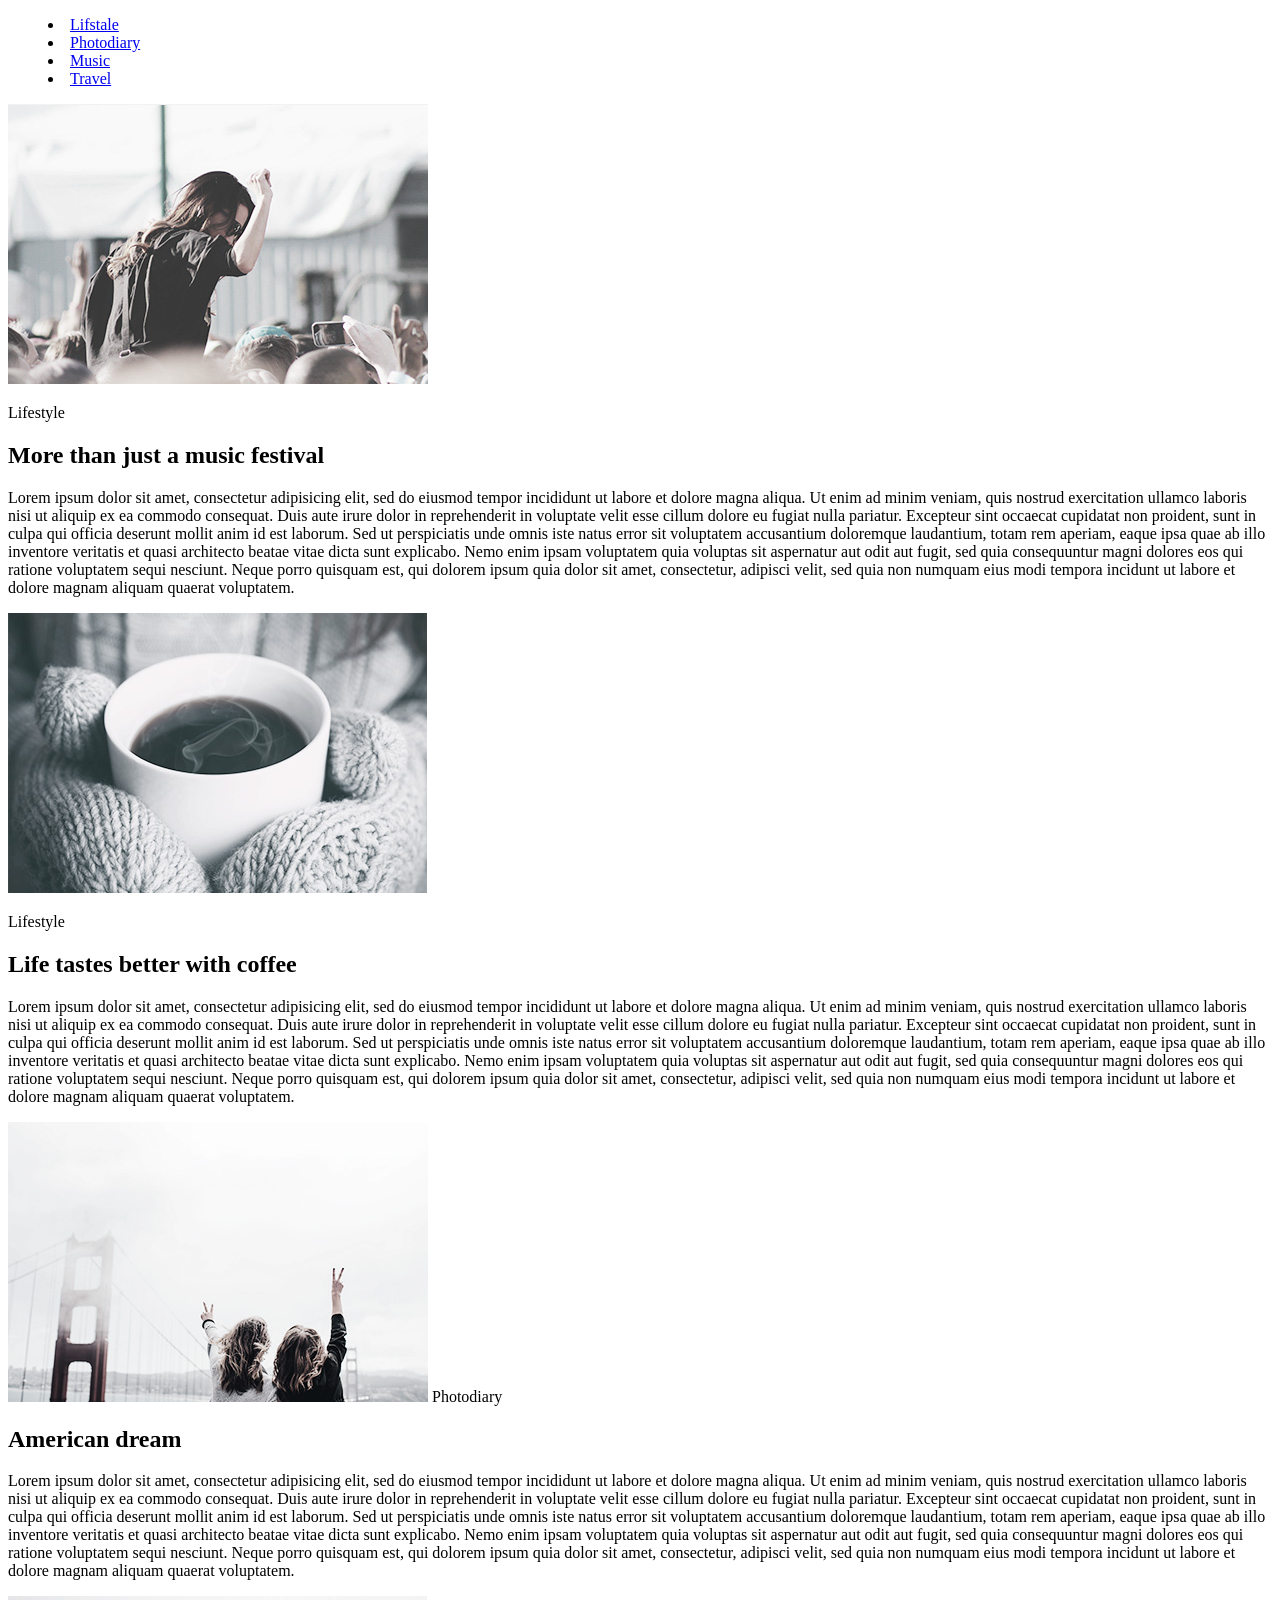
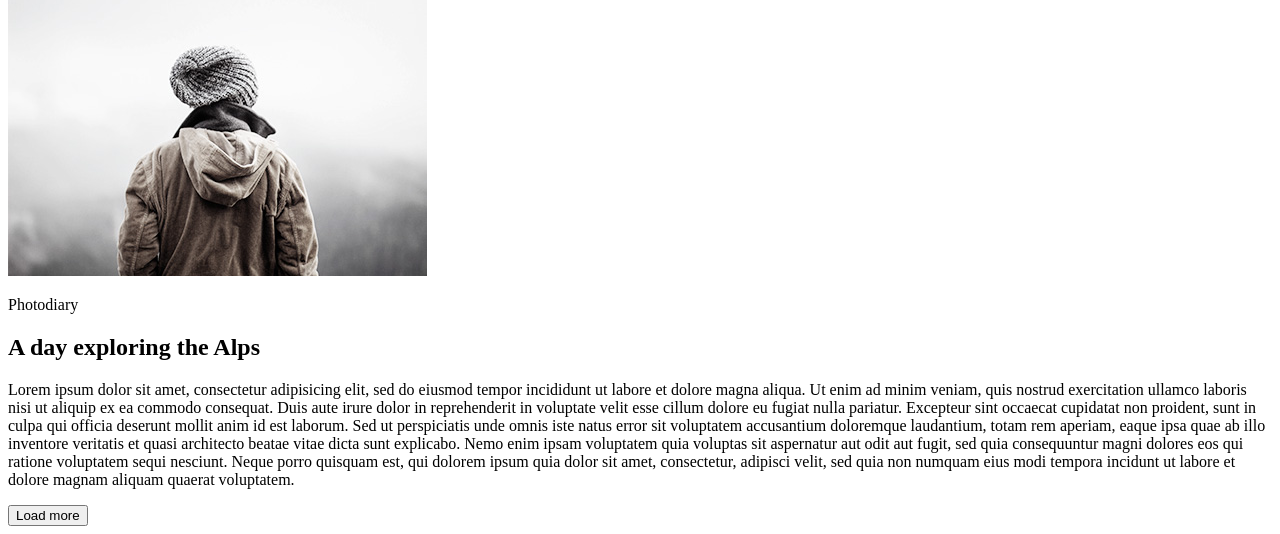
<file: Module_1-2/index.html>
<!DOCTYPE html>
<html lang="en">
<head>
    <meta charset="UTF-8">
    <meta name="viewport" content="width=device-width, initial-scale=1.0">
    <meta http-equiv="X-UA-Compatible" content="ie=edge">
    <title>Document</title>
</head>
<body>
    <header>
        <nav id="top_menu">
            <menu>
                <li>
                    <a href="#">Lifstale</a>
                </li>
                <li>
                   <a href="#">Photodiary</a> 
                </li>
                <li>
                    <a href="#">Music</a>
                </li>
                <li>
                    <a href="#">Travel</a>    
                </li>
            </menu>
        </nav>
    </header>
    <main>
        <section>
            <artecle>
                <img src="./img/image_1.jpg" alt="Lifestyle">
                <p><span>Lifestyle</span></p>
                <h2>More than just a music festival</h2>
                <p>Lorem ipsum dolor sit amet, consectetur adipisicing elit, sed do eiusmod tempor incididunt ut labore et dolore magna aliqua. Ut enim ad minim veniam, quis nostrud exercitation ullamco laboris nisi ut aliquip ex ea commodo consequat. Duis aute irure dolor in reprehenderit in voluptate velit esse cillum dolore eu fugiat nulla pariatur. Excepteur sint occaecat cupidatat non proident, sunt in culpa qui officia deserunt mollit anim id est laborum. Sed ut perspiciatis unde omnis iste natus error sit voluptatem accusantium doloremque laudantium, totam rem aperiam, eaque ipsa quae ab illo inventore veritatis et quasi architecto beatae vitae dicta sunt explicabo. Nemo enim ipsam voluptatem quia voluptas sit aspernatur aut odit aut fugit, sed quia consequuntur magni dolores eos qui ratione voluptatem sequi nesciunt. Neque porro quisquam est, qui dolorem ipsum quia dolor sit amet, consectetur, adipisci velit, sed quia non numquam eius modi tempora incidunt ut labore et dolore magnam aliquam quaerat voluptatem.</p>
            </artecle>
            <artecle>
                <img src="./img/image_2.jpg" alt="Lifestyle">
                <p><span>Lifestyle</span></p>
                <h2>Life tastes better with coffee</h2>
                <p>Lorem ipsum dolor sit amet, consectetur adipisicing elit, sed do eiusmod tempor incididunt ut labore et dolore magna aliqua. Ut enim ad minim veniam, quis nostrud exercitation ullamco laboris nisi ut aliquip ex ea commodo consequat. Duis aute irure dolor in reprehenderit in voluptate velit esse cillum dolore eu fugiat nulla pariatur. Excepteur sint occaecat cupidatat non proident, sunt in culpa qui officia deserunt mollit anim id est laborum. Sed ut perspiciatis unde omnis iste natus error sit voluptatem accusantium doloremque laudantium, totam rem aperiam, eaque ipsa quae ab illo inventore veritatis et quasi architecto beatae vitae dicta sunt explicabo. Nemo enim ipsam voluptatem quia voluptas sit aspernatur aut odit aut fugit, sed quia consequuntur magni dolores eos qui ratione voluptatem sequi nesciunt. Neque porro quisquam est, qui dolorem ipsum quia dolor sit amet, consectetur, adipisci velit, sed quia non numquam eius modi tempora incidunt ut labore et dolore magnam aliquam quaerat voluptatem.</p>
            </artecle>
            <artecle>
                <img src="./img/image_3.jpg" alt="Photodiary">
                <p2><span>Photodiary</span></p>
                <h2>American dream</h2>
                <p>Lorem ipsum dolor sit amet, consectetur adipisicing elit, sed do eiusmod tempor incididunt ut labore et dolore magna aliqua. Ut enim ad minim veniam, quis nostrud exercitation ullamco laboris nisi ut aliquip ex ea commodo consequat. Duis aute irure dolor in reprehenderit in voluptate velit esse cillum dolore eu fugiat nulla pariatur. Excepteur sint occaecat cupidatat non proident, sunt in culpa qui officia deserunt mollit anim id est laborum. Sed ut perspiciatis unde omnis iste natus error sit voluptatem accusantium doloremque laudantium, totam rem aperiam, eaque ipsa quae ab illo inventore veritatis et quasi architecto beatae vitae dicta sunt explicabo. Nemo enim ipsam voluptatem quia voluptas sit aspernatur aut odit aut fugit, sed quia consequuntur magni dolores eos qui ratione voluptatem sequi nesciunt. Neque porro quisquam est, qui dolorem ipsum quia dolor sit amet, consectetur, adipisci velit, sed quia non numquam eius modi tempora incidunt ut labore et dolore magnam aliquam quaerat voluptatem.</p>
            </artecle>
            <artecle>
                <img src="./img/image_4.jpg" alt="Photodiary">
                <p><span>Photodiary</span></p>
                <h2>A day exploring the Alps</h2>
                <p>Lorem ipsum dolor sit amet, consectetur adipisicing elit, sed do eiusmod tempor incididunt ut labore et dolore magna aliqua. Ut enim ad minim veniam, quis nostrud exercitation ullamco laboris nisi ut aliquip ex ea commodo consequat. Duis aute irure dolor in reprehenderit in voluptate velit esse cillum dolore eu fugiat nulla pariatur. Excepteur sint occaecat cupidatat non proident, sunt in culpa qui officia deserunt mollit anim id est laborum. Sed ut perspiciatis unde omnis iste natus error sit voluptatem accusantium doloremque laudantium, totam rem aperiam, eaque ipsa quae ab illo inventore veritatis et quasi architecto beatae vitae dicta sunt explicabo. Nemo enim ipsam voluptatem quia voluptas sit aspernatur aut odit aut fugit, sed quia consequuntur magni dolores eos qui ratione voluptatem sequi nesciunt. Neque porro quisquam est, qui dolorem ipsum quia dolor sit amet, consectetur, adipisci velit, sed quia non numquam eius modi tempora incidunt ut labore et dolore magnam aliquam quaerat voluptatem.</p>
            </artecle>
            <button>Load more</button>
        </section>
    </main>
</body>
</html>
</file>
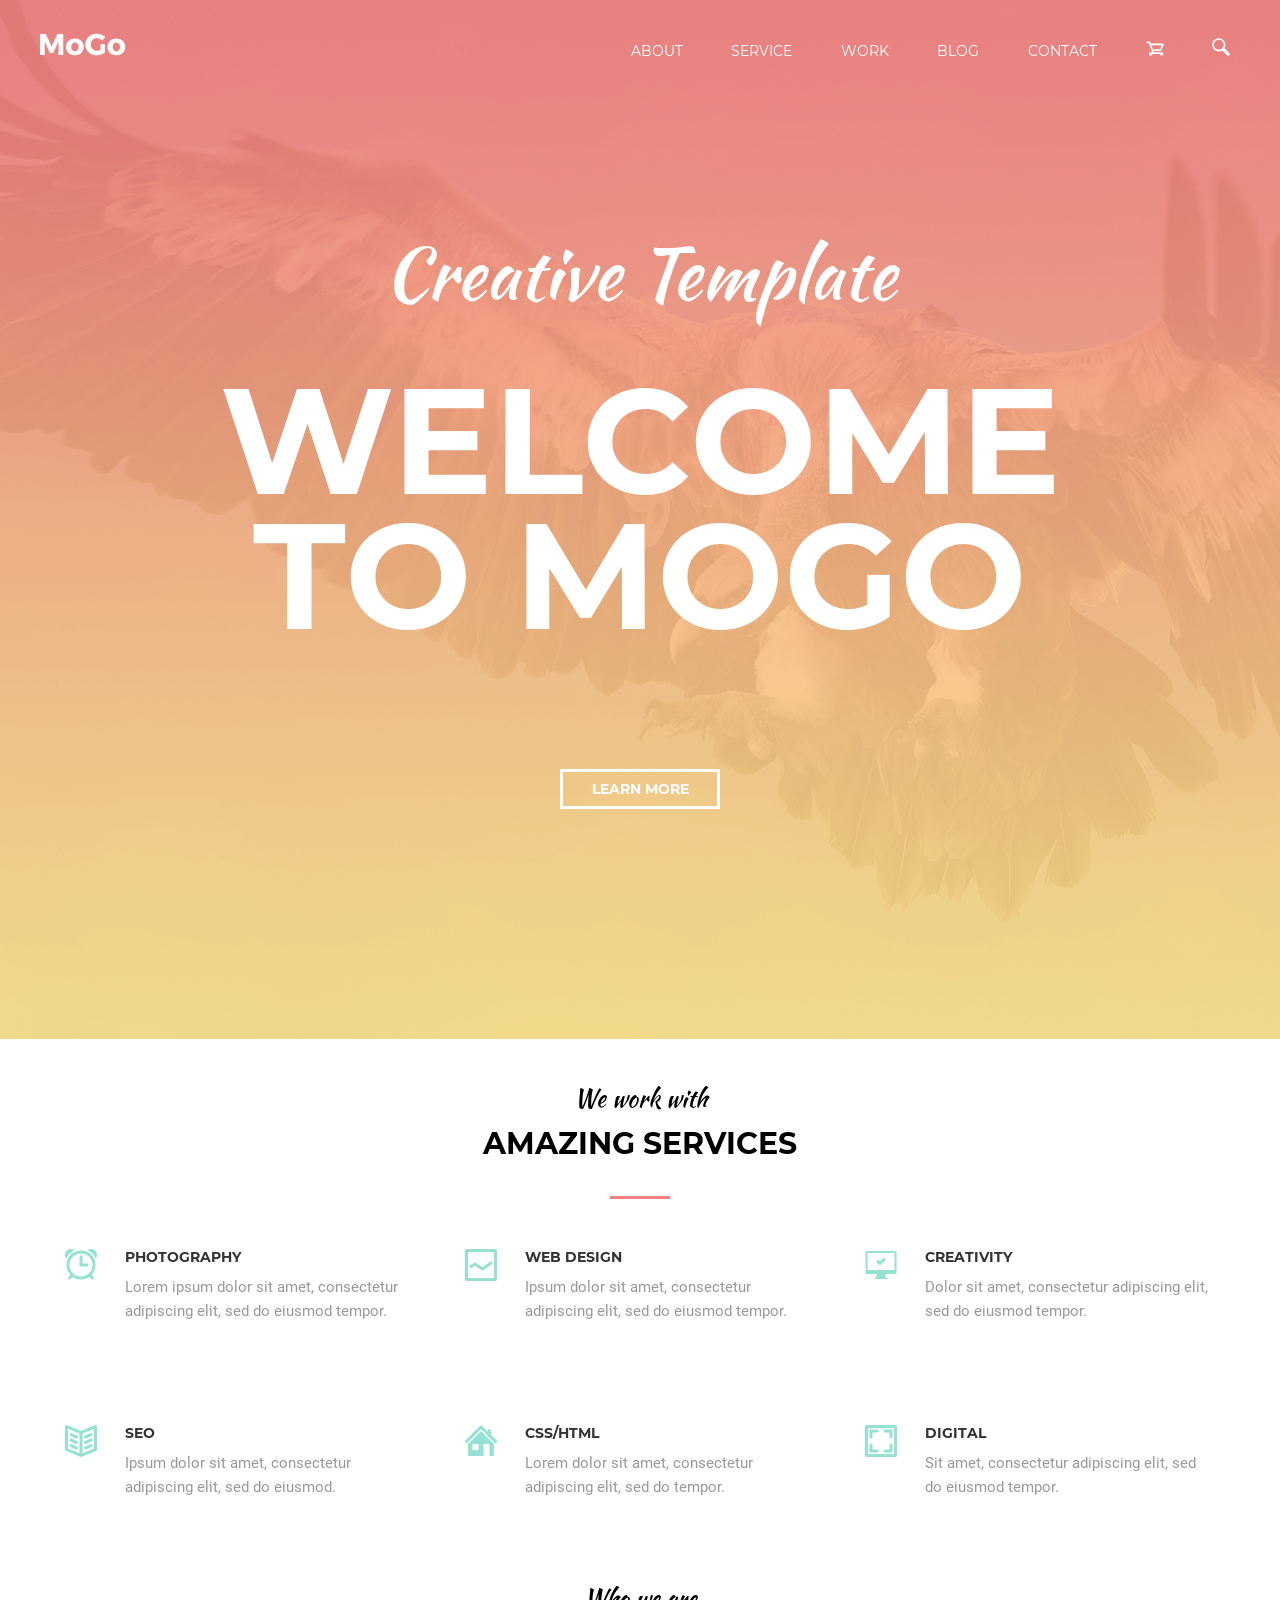
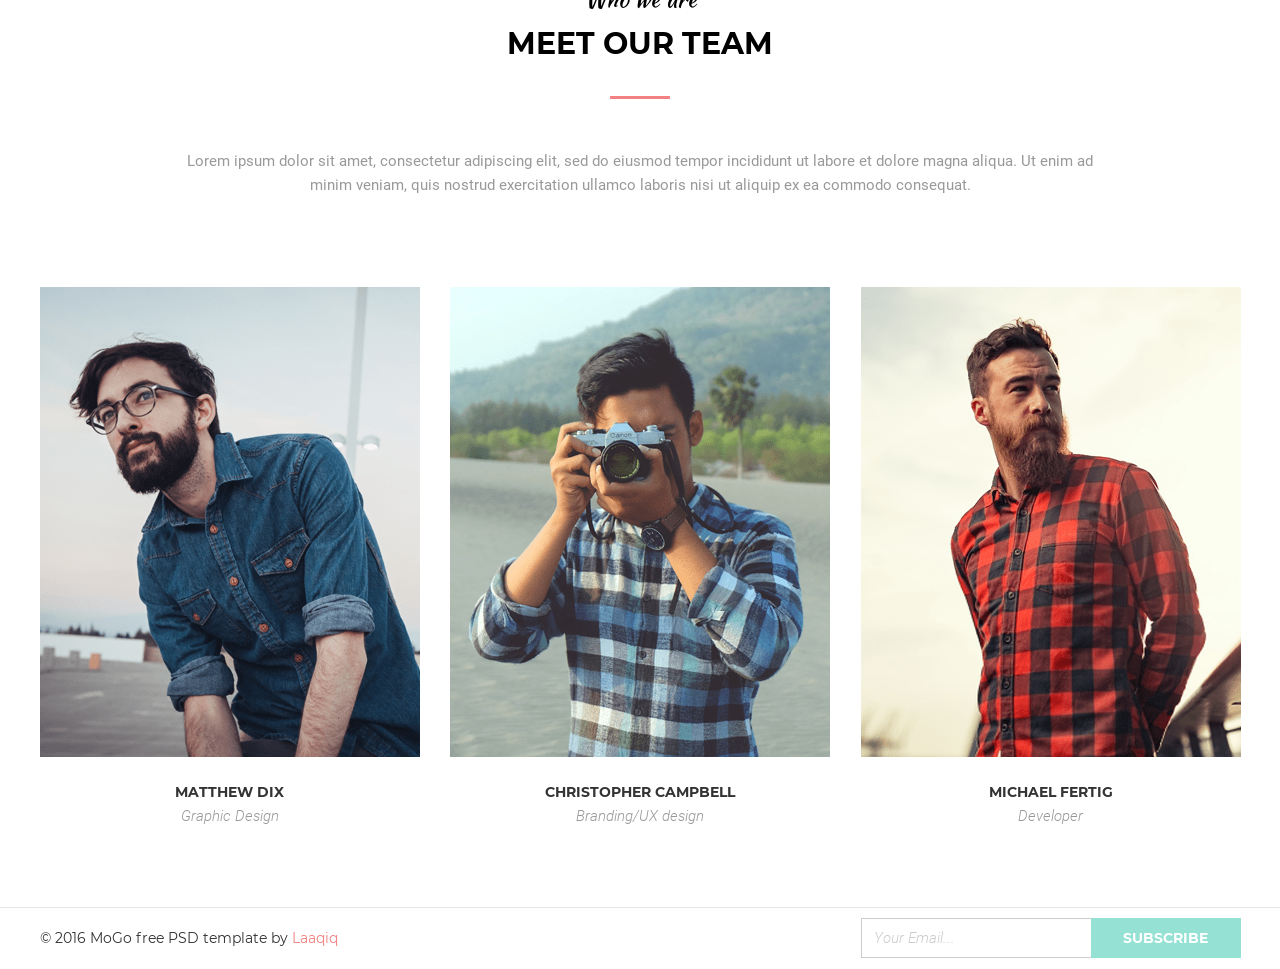
<file: Module_10/index.html>
<!DOCTYPE html>
<html lang="en">

<head>
  <meta charset="UTF-8" />
  <meta name="viewport" content="width=device-width, initial-scale=1.0" />
  <meta http-equiv="X-UA-Compatible" content="ie=edge" />
  <title>Homework-10</title>
  <link rel="stylesheet" href="./css/normalize.css" />
  <link rel="stylesheet" href="./css/style.css" />
</head>

<body>
  <header class="page-header">
    <div class="container">
      <nav class="menu">
        <a href="#" class="logo">
          <img srcset="./img/MoGo@1x.png 86w, ./img/MoGo@2x.png 172w" sizes="86px" src="./img/MoGo@1x.png" alt="Mogo_Logo" class="logo-img" height="23" />
        </a>
        <ul class="list menu__list">
          <li class="menu__items">
            <a href="#" class="link menu__link">About</a>
          </li>
          <li class="menu__items">
            <a href="#" class="link menu__link">service</a>
          </li>
          <li class="menu__items">
            <a href="#" class="link menu__link">work</a>
          </li>
          <li class="menu__items">
            <a href="#" class="link menu__link">blog</a>
          </li>
          <li class="menu__items">
            <a href="#" class="link menu__link">contact</a>
          </li>
          <li class="menu__items">
            <a href="#" class="link menu__link">
              <svg class="menu__icon menu__icon--cart">
                <use href="./img/icon_menu/icon_menu.svg#cart"></use>
              </svg>
            </a>
          </li>
          <li class="menu__items">
            <a href="#" class="link menu__link">
              <svg class="menu__icon menu__icon--glass">
                <use href="./img/icon_menu/icon_menu.svg#glass"></use>
              </svg>
            </a>
          </li>
        </ul>
      </nav>
      <h2 class="subtitle page-header__subtitle">Creative Template</h2>
      <h1 class=" title page-header__title">
        Welcome <br />
        to MoGo
      </h1>
      <button class="header-btn">Learn more</button>
    </div>
  </header>
  <main>
    <section class="service">
      <div class="container">
        <h2 class="title title--section team__title">
          <span class="subtitle subtitle--section">We work with</span></br>Amazing Services
        </h2>
        <!-- <h2 class=""></h2> -->
        
        <ul class="list service-list">
          <li class="service-list__items service-list__items--photography">
            <h3 class="service-list__title">Photography</h3>
            <p class="service-list__text">
              Lorem ipsum dolor sit amet, consectetur adipiscing elit, sed do
              eiusmod tempor.
            </p>
          </li>
          <li class="service-list__items service-list__items--design">
            <h3 class="service-list__title">Web Design</h3>
            <p class="service-list__text">
              Ipsum dolor sit amet, consectetur adipiscing elit, sed do
              eiusmod tempor.
            </p>
          </li>
          <li class="service-list__items service-list__items--creativity">
            <h3 class="service-list__title">Creativity</h3>
            <p class="service-list__text">
              Dolor sit amet, consectetur adipiscing elit, sed do eiusmod
              tempor.
            </p>
          </li>
          <li class="service-list__items service-list__items--seo">
            <h3 class="service-list__title">seo</h3>
            <p class="service-list__text">
              Ipsum dolor sit amet, consectetur adipiscing elit, sed do
              eiusmod.
            </p>
          </li>
          <li class="service-list__items service-list__items--html">
            <h3 class="service-list__title">Css/Html</h3>
            <p class="service-list__text">
              Lorem dolor sit amet, consectetur adipiscing elit, sed do
              tempor.
            </p>
          </li>
          <li class="service-list__items service-list__items--digital">
            <h3 class="service-list__title">digital</h3>
            <p class="service-list__text">
              Sit amet, consectetur adipiscing elit, sed do eiusmod tempor.
            </p>
          </li>
        </ul>
      </div>
    </section>
    <section class="team">
      <div class="container">
        <h2 class="title title--section team__title">
          <span class="subtitle subtitle--section"> Who we are</span></br>Meet our team
        </h2>
        
        <p class="team__text">
          Lorem ipsum dolor sit amet, consectetur adipiscing elit, sed do
          eiusmod tempor incididunt ut labore et dolore magna aliqua. Ut enim
          ad minim veniam, quis nostrud exercitation ullamco laboris nisi ut
          aliquip ex ea commodo consequat.
        </p>
        <ul class="list team-list">
          <li class="team-list__member">
            <div class="team-list__member team-list__member--control">
              <div class="team-list__img team-list__img--control">
                <div class="team-list__body-link">
                  <a href="https://www.facebook.com/" target="_blank" class="team-list__link">
                    <svg class="team-list__link-svg team-list__link-svg--facebook">
                      <use href="./img/icon_network/social_icon.svg#facebook"></use>
                    </svg>
                  </a>
                  <a href="https://twitter.com/" target="_blank" class="team-list__link">
                    <svg class="team-list__link-svg team-list__link-svg--twitter">
                      <use href="./img/icon_network/social_icon.svg#twitter"></use>
                    </svg>
                  </a>
                  <a href="https://www.pinterest.com/" target="_blank" class="team-list__link">
                    <svg class="team-list__link-svg team-list__link-svg--pinterest">
                      <use href="./img/icon_network/social_icon.svg#pinterest"></use>
                    </svg>
                  </a>
                  <a href="https://www.instagram.com/" target="_blank" class="team-list__link">
                    <svg class="team-list__link-svg team-list__link-svg--instagram">
                      <use href="./img/icon_network/social_icon.svg#instagram"></use>
                    </svg>
                  </a>
                </div>
              </div>
              <img srcset="./img/Member_1.png 380w, ./img/Member_1@2x.png 760w" sizes="380px" src="./img/Member_1.png"
                alt="Matthew Dix" class="team__img" height="470" />
            </div>
            <p class="team__name">Matthew Dix</p>
            <p class="team__post">Graphic Design</p>
          </li>
          <li class="team-list__member">
            <div class="team-list__member team-list__member--control">
              <div class="team-list__img team-list__img--control">
                <div class="team-list__body-link">
                  <a href="https://www.facebook.com/" target="_blank" class="team-list__link">
                    <svg class="team-list__link-svg team-list__link-svg--facebook">
                      <use href="./img/icon_network/social_icon.svg#facebook"></use>
                    </svg>
                  </a>
                  <a href="https://twitter.com/" target="_blank" class="team-list__link">
                    <svg class="team-list__link-svg team-list__link-svg--twitter">
                      <use href="./img/icon_network/social_icon.svg#twitter"></use>
                    </svg>
                  </a>
                  <a href="https://www.pinterest.com/" target="_blank" class="team-list__link">
                    <svg class="team-list__link-svg team-list__link-svg--pinterest">
                      <use href="./img/icon_network/social_icon.svg#pinterest"></use>
                    </svg>
                  </a>
                  <a href="https://www.instagram.com/" target="_blank" class="team-list__link">
                    <svg class="team-list__link-svg team-list__link-svg--instagram">
                      <use href="./img/icon_network/social_icon.svg#instagram"></use>
                    </svg>
                  </a>
                </div>
              </div>
              <img srcset="./img/Member_2.png 380w, ./img/Member_2@2x.png 760w" sizes="380px" src="./img/Member_2.png"
                alt="Christopher Campbell" class="team__img" height="470" />
            </div>
            <p class="team__name">Christopher Campbell</p>
            <p class="team__post">Branding/UX design</p>
          </li>
          <li class="team-list__member">
            <div class="team-list__member team-list__member--control">
              <div class="team-list__img team-list__img--control">
                <div class="team-list__body-link">
                  <a href="https://www.facebook.com/" target="_blank" class="team-list__link">
                    <svg class="team-list__link-svg team-list__link-svg--facebook">
                      <use href="./img/icon_network/social_icon.svg#facebook"></use>
                    </svg>
                  </a>
                  <a href="https://twitter.com/" target="_blank" class="team-list__link">
                    <svg class="team-list__link-svg team-list__link-svg--twitter">
                      <use href="./img/icon_network/social_icon.svg#twitter"></use>
                    </svg>
                  </a>
                  <a href="https://www.pinterest.com/" target="_blank" class="team-list__link">
                    <svg class="team-list__link-svg team-list__link-svg--pinterest">
                      <use href="./img/icon_network/social_icon.svg#pinterest"></use>
                    </svg>
                  </a>
                  <a href="https://www.instagram.com/" target="_blank" class="team-list__link">
                    <svg class="team-list__link-svg team-list__link-svg--instagram">
                      <use href="./img/icon_network/social_icon.svg#instagram"></use>
                    </svg>
                  </a>
                </div>
              </div>
              <img srcset="./img/Member_3.png 380w, ./img/Member_3@2x.png 760w" sizes="380px" src="./img/Member_3.png"
                alt="Michael Fertig" class="team__img" height="470" />
            </div>
            <p class="team__name">Michael Fertig</p>
            <p class="team__post">Developer</p>
          </li>
        </ul>
      </div>
    </section>
  </main>
  <footer class="page-footer">
    <div class="container page-footer__container">
      <p class="page-footer__copyright">
        © 2016 MoGo free PSD template by
        <a href="#" class="link page-footer__copyright-link">Laaqiq</a>
      </p>
      <form class="subscribe">
        <input type="email" placeholder="Your Email..." class="subscribe__form"/>
        <input type="submit" value="subscribe" class="subscribe__submit" />
      </form>
    </div>
  </footer>
</body>

</html>
</file>
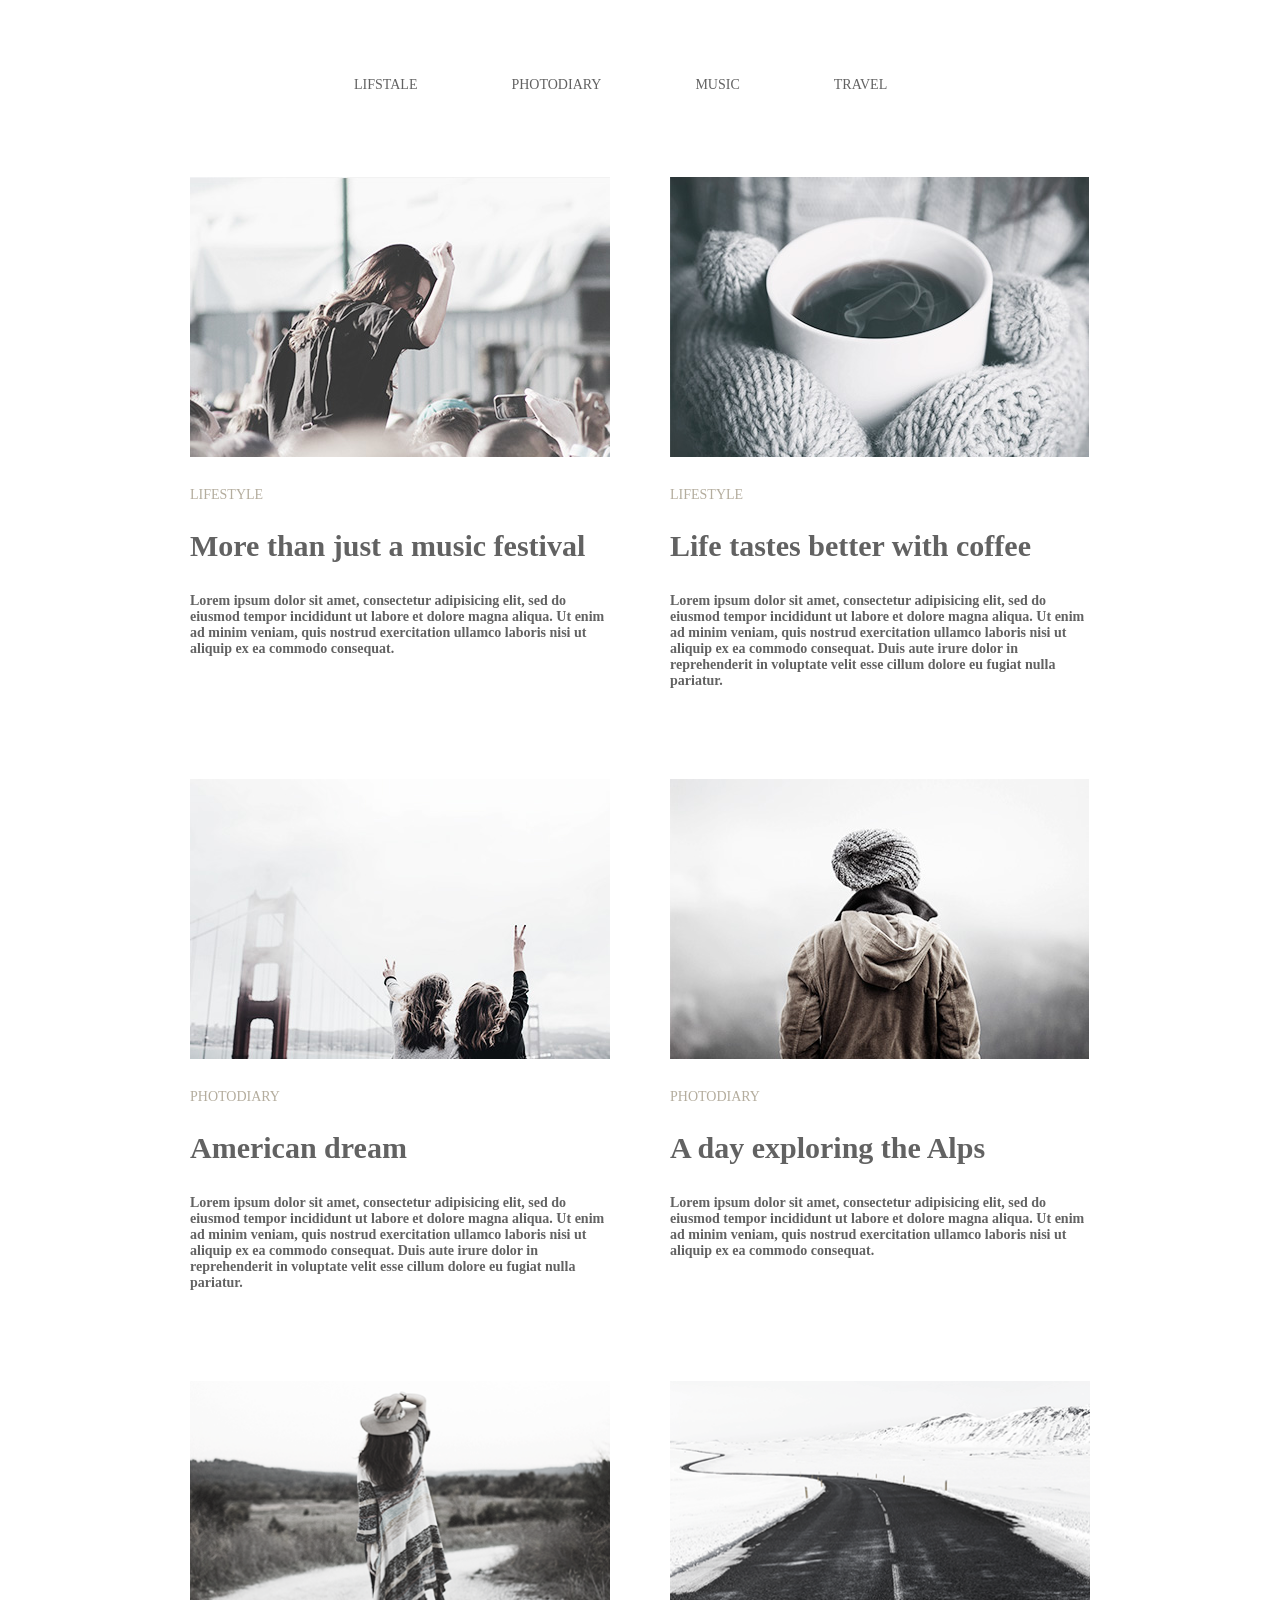
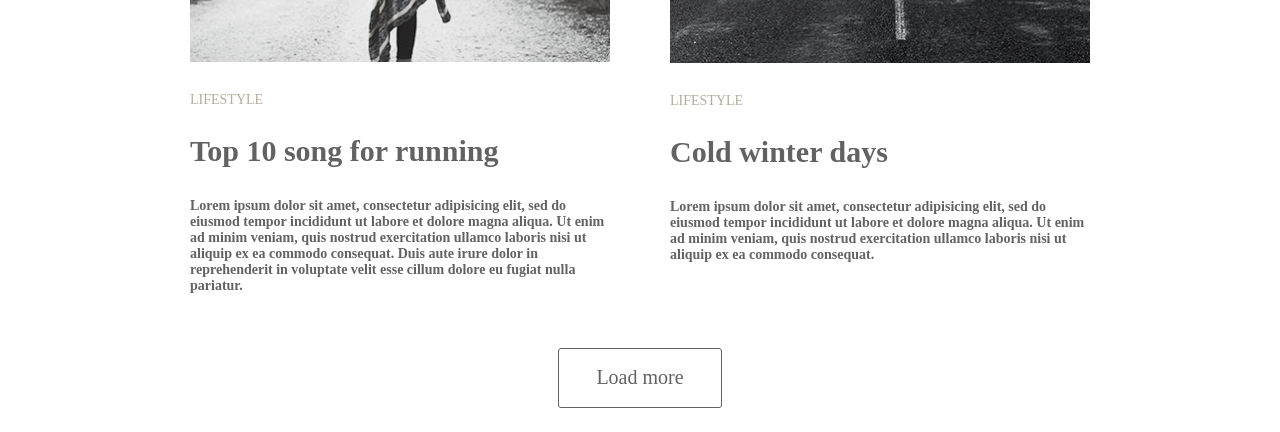
<file: Module_31/index.html>
<!DOCTYPE html>
<html lang="en">
<head>
    <meta charset="UTF-8">
    <meta name="viewport" content="width=device-width, initial-scale=1.0">
    <meta http-equiv="X-UA-Compatible" content="ie=edge">
    <title>Document</title>
    <link rel="stylesheet" href="./css/style.css">
</head>
<body>
  <header class="header">
    <nav class="page_nav">
      <ul class="menu_top">
        <li><a href="#">Lifstale</a></li>
        <li><a href="#">Photodiary</a></li>
        <li><a href="#">Music</a></li>
        <li><a href="#">Travel</a></li>
      </ul>
    </nav>
  </header>
    <main>
      <section class="list">
        <artecle class="list_item">
            <img src="./img/image_1.jpg" alt="Lifestyle">
            <p><span>Lifestyle</span></p>
            <h2>More than just a music festival</h2>
            <p>Lorem ipsum dolor sit amet, consectetur adipisicing elit, sed do eiusmod tempor incididunt ut labore et dolore magna aliqua. Ut enim ad minim veniam, quis nostrud exercitation ullamco laboris nisi ut aliquip ex ea commodo consequat.</p>
        </artecle>
        <artecle class="list_item">
            <img src="./img/image_2.jpg" alt="Lifestyle">
            <p><span>Lifestyle</span></p>
            <h2>Life tastes better with coffee</h2>
            <p>Lorem ipsum dolor sit amet, consectetur adipisicing elit, sed do eiusmod tempor incididunt ut labore et dolore magna aliqua. Ut enim ad minim veniam, quis nostrud exercitation ullamco laboris nisi ut aliquip ex ea commodo consequat. Duis aute irure dolor in reprehenderit in voluptate velit esse cillum dolore eu fugiat nulla pariatur.</p>
        </artecle>
        <artecle class="list_item">
            <img src="./img/image_3.jpg" alt="Photodiary">
            <p><span>photodiary</span></p>
            <h2>American dream</h2>
            <p>Lorem ipsum dolor sit amet, consectetur adipisicing elit, sed do eiusmod tempor incididunt ut labore et dolore magna aliqua. Ut enim ad minim veniam, quis nostrud exercitation ullamco laboris nisi ut aliquip ex ea commodo consequat. Duis aute irure dolor in reprehenderit in voluptate velit esse cillum dolore eu fugiat nulla pariatur. </p>
        </artecle>
        <artecle class="list_item">
            <img src="./img/image_4.jpg" alt="Photodiary">
            <p><span>photodiary</span></p>
            <h2>A day exploring the Alps</h2>
            <p>Lorem ipsum dolor sit amet, consectetur adipisicing elit, sed do eiusmod tempor incididunt ut labore et dolore magna aliqua. Ut enim ad minim veniam, quis nostrud exercitation ullamco laboris nisi ut aliquip ex ea commodo consequat.</p>
        </artecle>
        <artecle class="list_item">
            <img src="./img/image_5.png" alt="Photodiary">
            <p><span>Lifestyle</span></p>
            <h2>Top 10 song for running</h2>
            <p>Lorem ipsum dolor sit amet, consectetur adipisicing elit, sed do eiusmod tempor incididunt ut labore et dolore magna aliqua. Ut enim ad minim veniam, quis nostrud exercitation ullamco laboris nisi ut aliquip ex ea commodo consequat. Duis aute irure dolor in reprehenderit in voluptate velit esse cillum dolore eu fugiat nulla pariatur. </p>
        </artecle>
        <artecle class="list_item">
            <img src="./img/image_6.png" alt="Photodiary">
            <p><span>Lifestyle</span></p>
            <h2>Cold winter days</h2>
            <p>Lorem ipsum dolor sit amet, consectetur adipisicing elit, sed do eiusmod tempor incididunt ut labore et dolore magna aliqua. Ut enim ad minim veniam, quis nostrud exercitation ullamco laboris nisi ut aliquip ex ea commodo consequat.</p>
        </artecle>            
        <div class="button">
          <button class="list_button">Load more</button>
        </div>
      </section>
    </main>
</body>
</html>
</file>
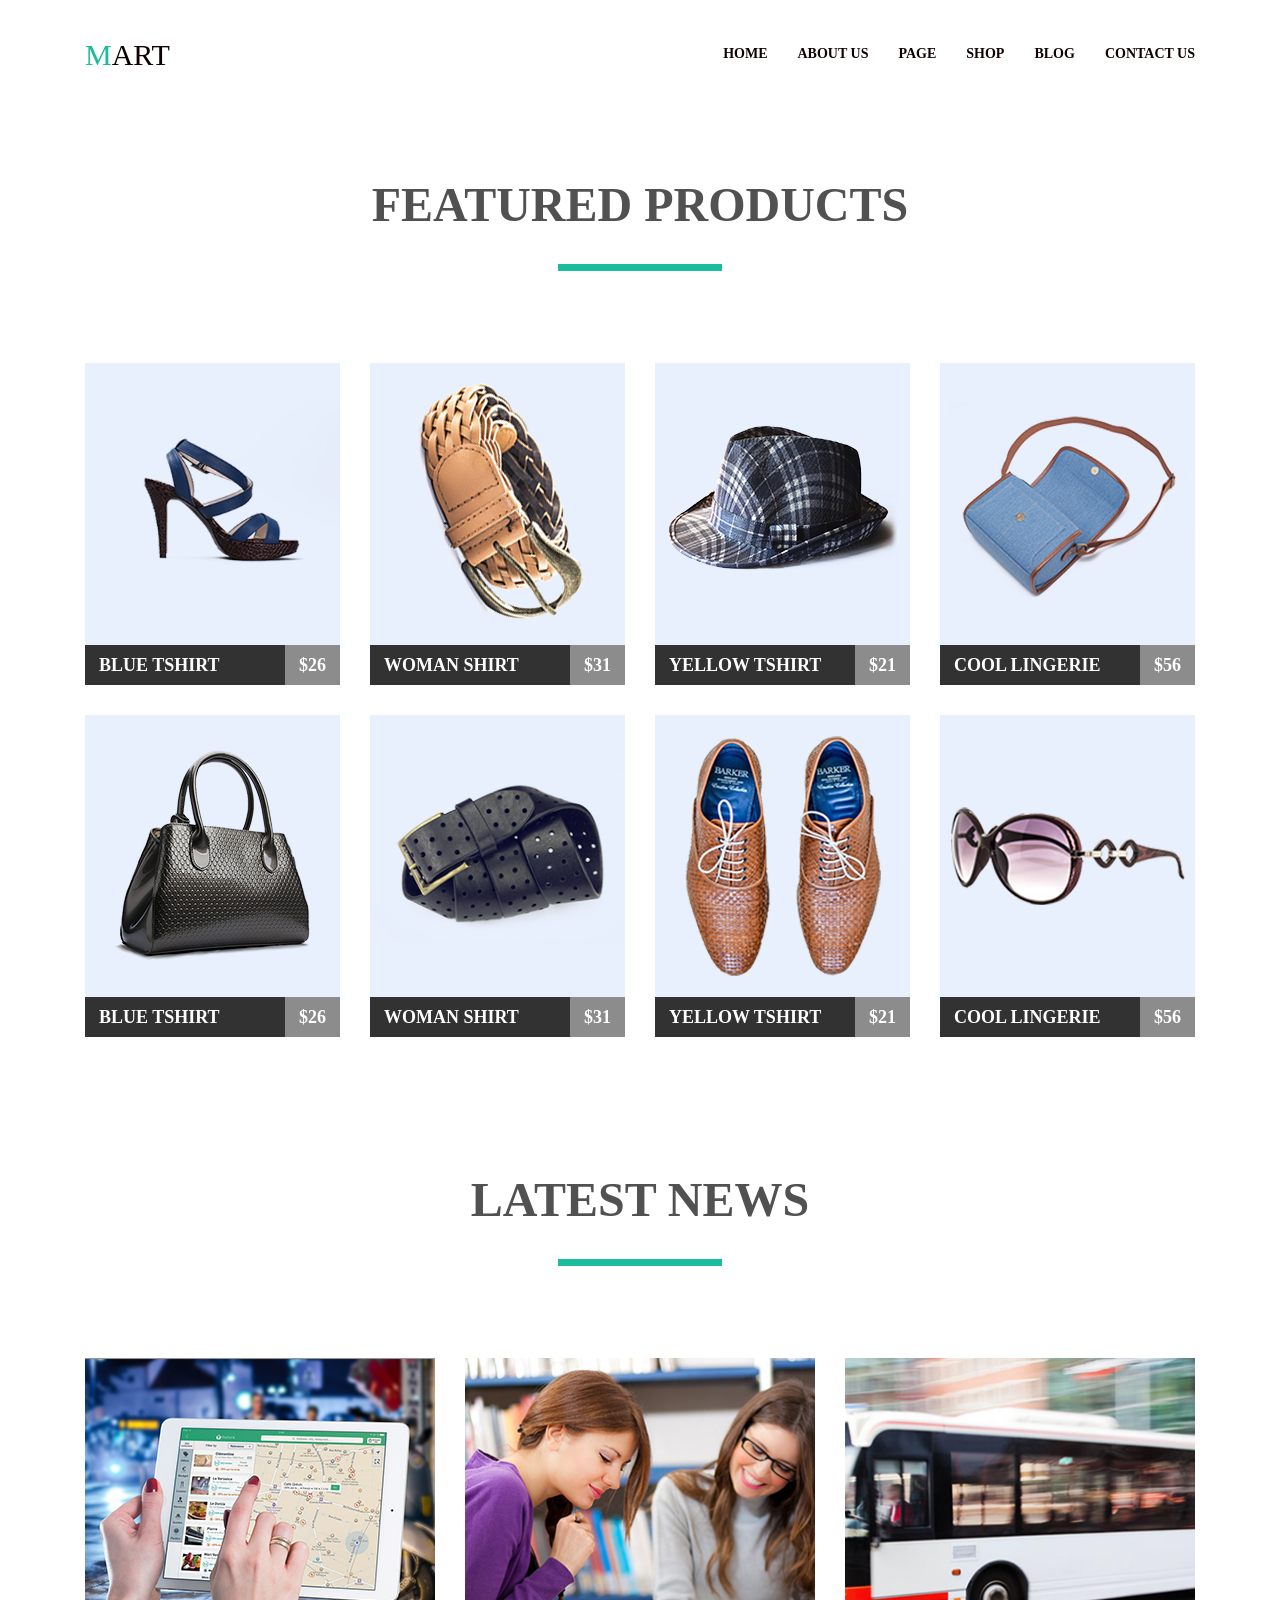
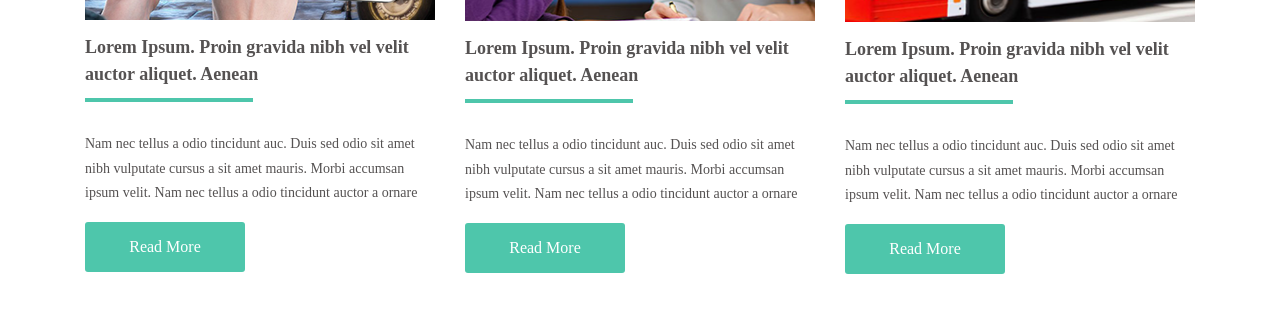
<file: Module_4/index.html>
<!DOCTYPE html>
<html lang="en">
<head>
    <meta charset="UTF-8">
    <meta name="viewport" content="width=device-width, initial-scale=1.0">
    <meta http-equiv="X-UA-Compatible" content="ie=edge">
    <link rel="stylesheet" type="text/css" href="./css/style.css">
    <title>Document</title>
</head>
<body>

    <header class="header">
        <nav>
            <a class="site_logo" href="index.html" >Mart</a>
            <ul class="menu_top clearfix">
                <li><a href="#">home</a></li>
                <li><a href="#">about us</a></li>
                <li><a href="#">page</a></li>
                <li><a href="#">shop</a></li>
                <li><a href="#">blog</a></li>
                <li><a href="#">contact us</a></li>
            </ul>
        </nav>
    </header>

    <main>
        <section class="list_item">
            <h2 class="header_title">FEATURED PRODUCTS</h2>
            <ul class="products clearfix">
                <li class="product_card">
                    <a href="#">
                        <img src="./image/product1.png" alt="Blue Tshirt">
                        <div class="price clearfix">
                            <p class="price_title">Blue Tshirt</p>
                            <p class="price_cach">$26</p>
                        </div>
                    </a>
                </li>
                <li class="product_card">
                    <a href="#">
                        <img src="./image/product2.png" alt="">
                        <div class="price clearfix">
                            <p class="price_title">WOMAN shirt</p>
                            <p class="price_cach">$31</p>
                        </div>
                    </a>
                </li>
                <li class="product_card">
                    <a href="#">
                        <img src="./image/product3.png" alt="">
                        <div class="price clearfix">
                            <p class="price_title">YELLOW Tshirt</p>
                            <p class="price_cach">$21</p>
                        </div>
                    </a>
                </li>
                <li class="product_card">
                    <a href="#">
                    <img src="./image/product4.png" alt="">
                        <div class="price clearfix">
                            <p class="price_title">Cool lingerie</p>
                            <p class="price_cach">$56</p>
                        </div>
                    </a>
                </li>
                <li class="product_card">
                    <a href="#">
                        <img src="./image/product5.png" alt="">
                        <div class="price clearfix">
                            <p class="price_title">Blue Tshirt</p>
                            <p class="price_cach">$26</p>
                        </div>
                    </a>
                </li>
                <li class="product_card">
                    <a href="#">
                        <img src="./image/product6.png" alt="">
                        <div class="price clearfix">
                            <p class="price_title">WOMAN shirt</p>
                            <p class="price_cach">$31</p>
                        </div>
                    </a>
                </li>
                <li class="product_card">
                    <a href="#">
                        <img src="./image/product7.png" alt="">
                            <div class="price clearfix">
                                <p class="price_title">YELLOW Tshirt</p>
                                <p class="price_cach">$21</p>
                            </div>
                    </a>
                </li>
                <li class="product_card">
                    <a href="">
                        <img src="./image/product8.png" alt="">
                            <div class="price clearfix">
                                <p class="price_title">Cool lingerie</p>
                                <p class="price_cach">$56</p>
                            </div>
                    </a>
                </li>
            </ul>
        </section>
        <section>
            <h2 class="header_title">LATEST NEWS</h2> 

            <article class="news clearfix">
                <img src="./image/Rectangle1.png" alt="" class="news_img">
                <h3 class="news_title">Lorem Ipsum. Proin gravida nibh vel velit auctor aliquet. Aenean </h3>
                <p class="news_content">Nam nec tellus a odio tincidunt auc. Duis sed odio sit amet nibh vulputate cursus a sit amet mauris. Morbi accumsan ipsum velit. Nam nec tellus a odio tincidunt auctor a ornare </p>
                <a class="news_buttom" href="#">Read More</a>
            </article>

            <article class="news clearfix">
                <img src="./image/Rectangle2.png" alt="" class="news_img">
                <h3 class="news_title">Lorem Ipsum. Proin gravida nibh vel velit auctor aliquet. Aenean </h3>
                <p class="news_content">Nam nec tellus a odio tincidunt auc. Duis sed odio sit amet nibh vulputate cursus a sit amet mauris. Morbi accumsan ipsum velit. Nam nec tellus a odio tincidunt auctor a ornare </p>
                <a class="news_buttom" href="#">Read More</a>
            </article>

            <article class="news clearfix">
                <img src="./image/Rectangle3.png" alt="" class="news_img">
                <h3 class="news_title">Lorem Ipsum. Proin gravida nibh vel velit auctor aliquet. Aenean </h3>
                <p class="news_content">Nam nec tellus a odio tincidunt auc. Duis sed odio sit amet nibh vulputate cursus a sit amet mauris. Morbi accumsan ipsum velit. Nam nec tellus a odio tincidunt auctor a ornare </p>
                <a class="news_buttom" href="#">Read More</a>
            </article>
        </section>

    </main>
    
</body>
</html>
</file>
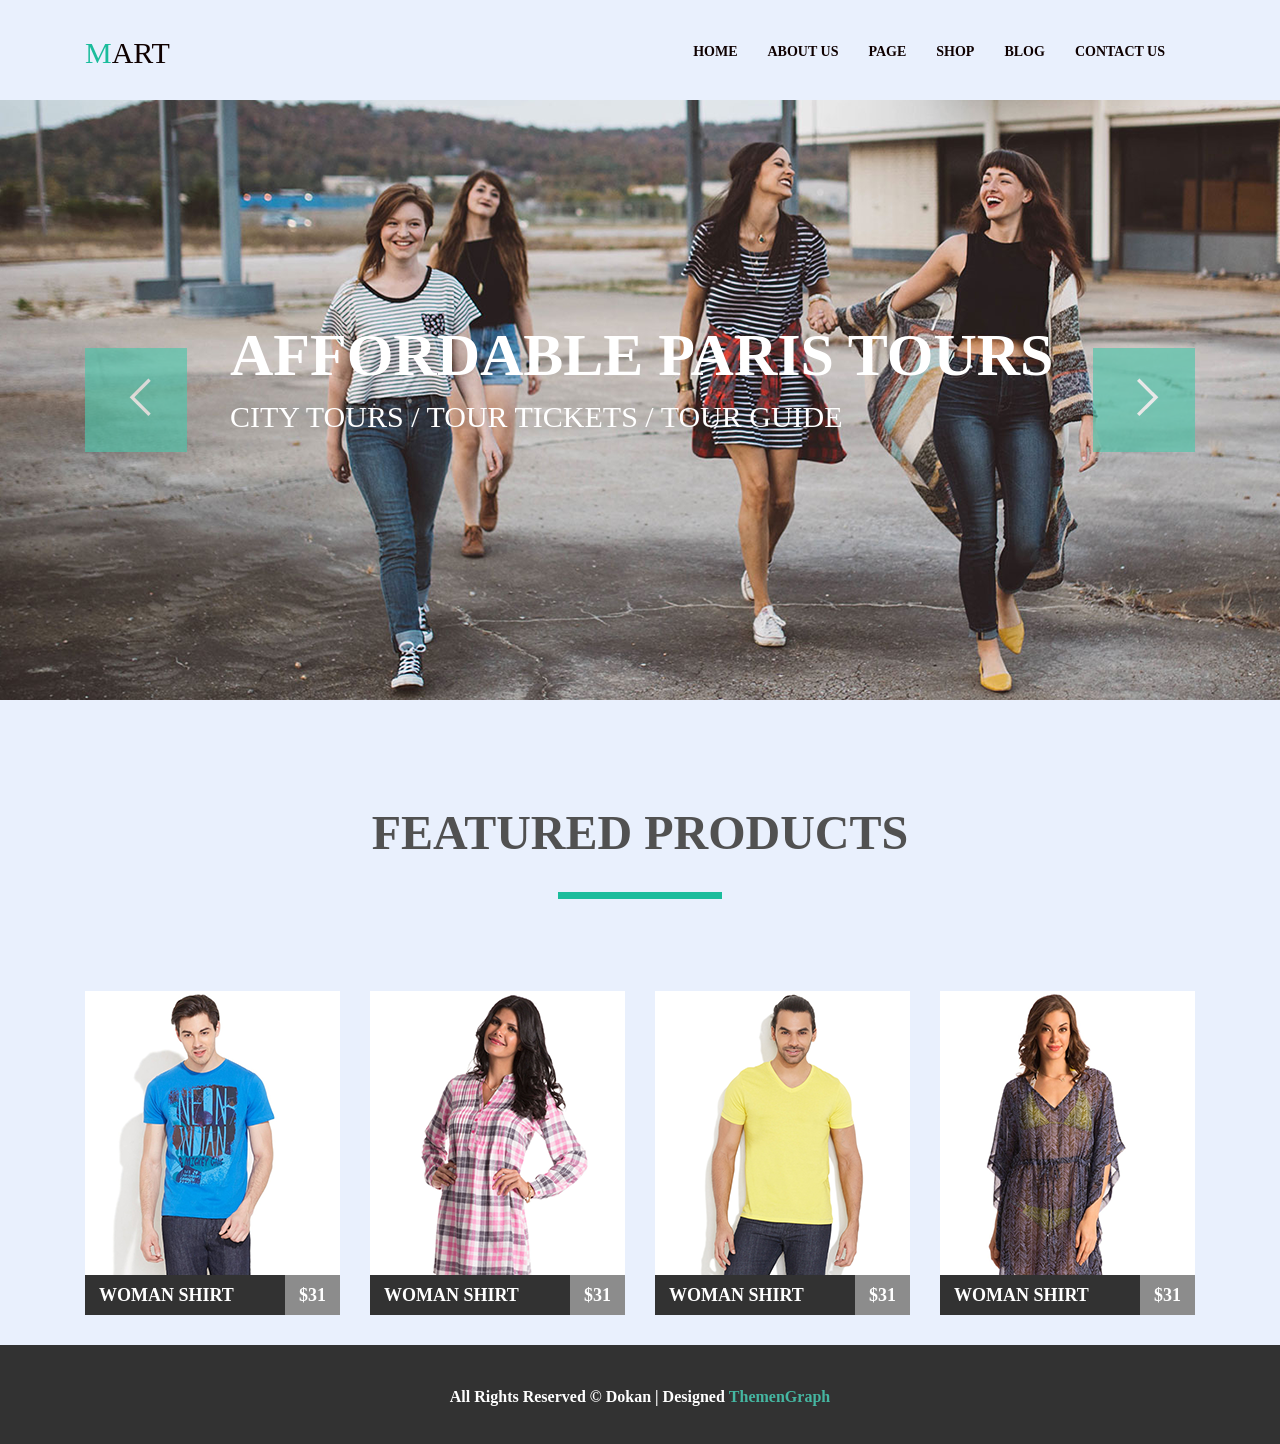
<file: Module_5/index.html>
<!DOCTYPE html>
<html lang="en">
<head>
  <meta charset="UTF-8">
  <meta name="viewport" content="width=device-width, initial-scale=1.0">
  <meta http-equiv="X-UA-Compatible" content="ie=edge">
  <link rel="stylesheet" type="text/css" href="./css/style.css">
  <title>Document</title>
</head>
<body>

  <header class="header">

    <nav>
      <a class="site_logo" href="index.html" >Mart</a>
      <ul class="menu_top clearfix">
        <li><a href="#">home</a></li>
        <li><a href="#">about us</a></li>
        <li><a href="#">page</a></li>
        <li><a href="#">shop</a></li>
        <li><a href="#">blog</a></li>
        <li><a href="#">contact us</a></li>
      </ul>
    </nav>

  </header>

  <main>

    <section class="slider">
      <div class="slider_section">
        <button class="slider_button but_left"> </button>
        <div class="slider_title">
          <h1>AFFORDABLE PARIS TOURS </h1>
          <p> CITY TOURS / TOUR TICKETS / TOUR GUIDE</p>
        </div>
        <button class="slider_button but_right"> </button>
      </div>
    </section>

    <section class="list_item">
      <h2 class="header_title">FEATURED PRODUCTS</h2>

      <ul class="products clearfix">
        <li class="product_card">
          <div class="thumb-img">
            <img src="./img/category-1.png" alt="">
            <div class="actions">
              <button class="share-button fa-wishes"></button>
              <button class="share-button fa-comparison"></button>
              <button class="share-button fa-quickreview"></button>
              <button class="share-button fa-to-cart add-to-cart">add to cart</button>
            </div>
            <a href="#" class="price clearfix">
              <p class="price_title">WOMAN shirt</p>
              <p class="price_cach">$31</p>
            </a>
          </div>
        </li>

        <li class="product_card">
          <div class="thumb-img">
            <img src="./img/category-2.png" alt="">
            <div class="actions">
              <button class="share-button fa-wishes"></button>
              <button class="share-button fa-comparison"></button>
              <button class="share-button fa-quickreview"></button>
              <button class="share-button fa-to-cart add-to-cart">add to cart</button>
            </div>
            <a href="#" class="price clearfix">
              <p class="price_title">WOMAN shirt</p>
              <p class="price_cach">$31</p>
            </a>
          </div>
        </li>

        <li class="product_card">
          <div class="thumb-img">
            <img src="./img/category-3.png" alt="">
            <div class="actions">
              <button class="share-button fa-wishes"></button>
              <button class="share-button fa-comparison"></button>
              <button class="share-button fa-quickreview"></button>
              <button class="share-button fa-to-cart add-to-cart">add to cart</button>
            </div>
            <a href="#" class="price clearfix">
              <p class="price_title">WOMAN shirt</p>
              <p class="price_cach">$31</p>
            </a>
          </div>
        </li>

        <li class="product_card">
          <div class="thumb-img">
            <img src="./img/category-4.png" alt="">
            <div class="actions">
              <button class="share-button fa-wishes"></button>
              <button class="share-button fa-comparison"></button>
              <button class="share-button fa-quickreview"></button>
              <button class="share-button fa-to-cart add-to-cart">add to cart</button>
            </div>
            <a href="#" class="price clearfix">
              <p class="price_title">WOMAN shirt</p>
              <p class="price_cach">$31</p>
            </a>
          </div>
        </li>

      </ul>
    </section>

  </main>

  <footer class="footer">
    <h3 class="footer_title">All Rights Reserved © Dokan | Designed <span>ThemenGraph</span></h3>
  </footer> 
</body>
</html>
</file>
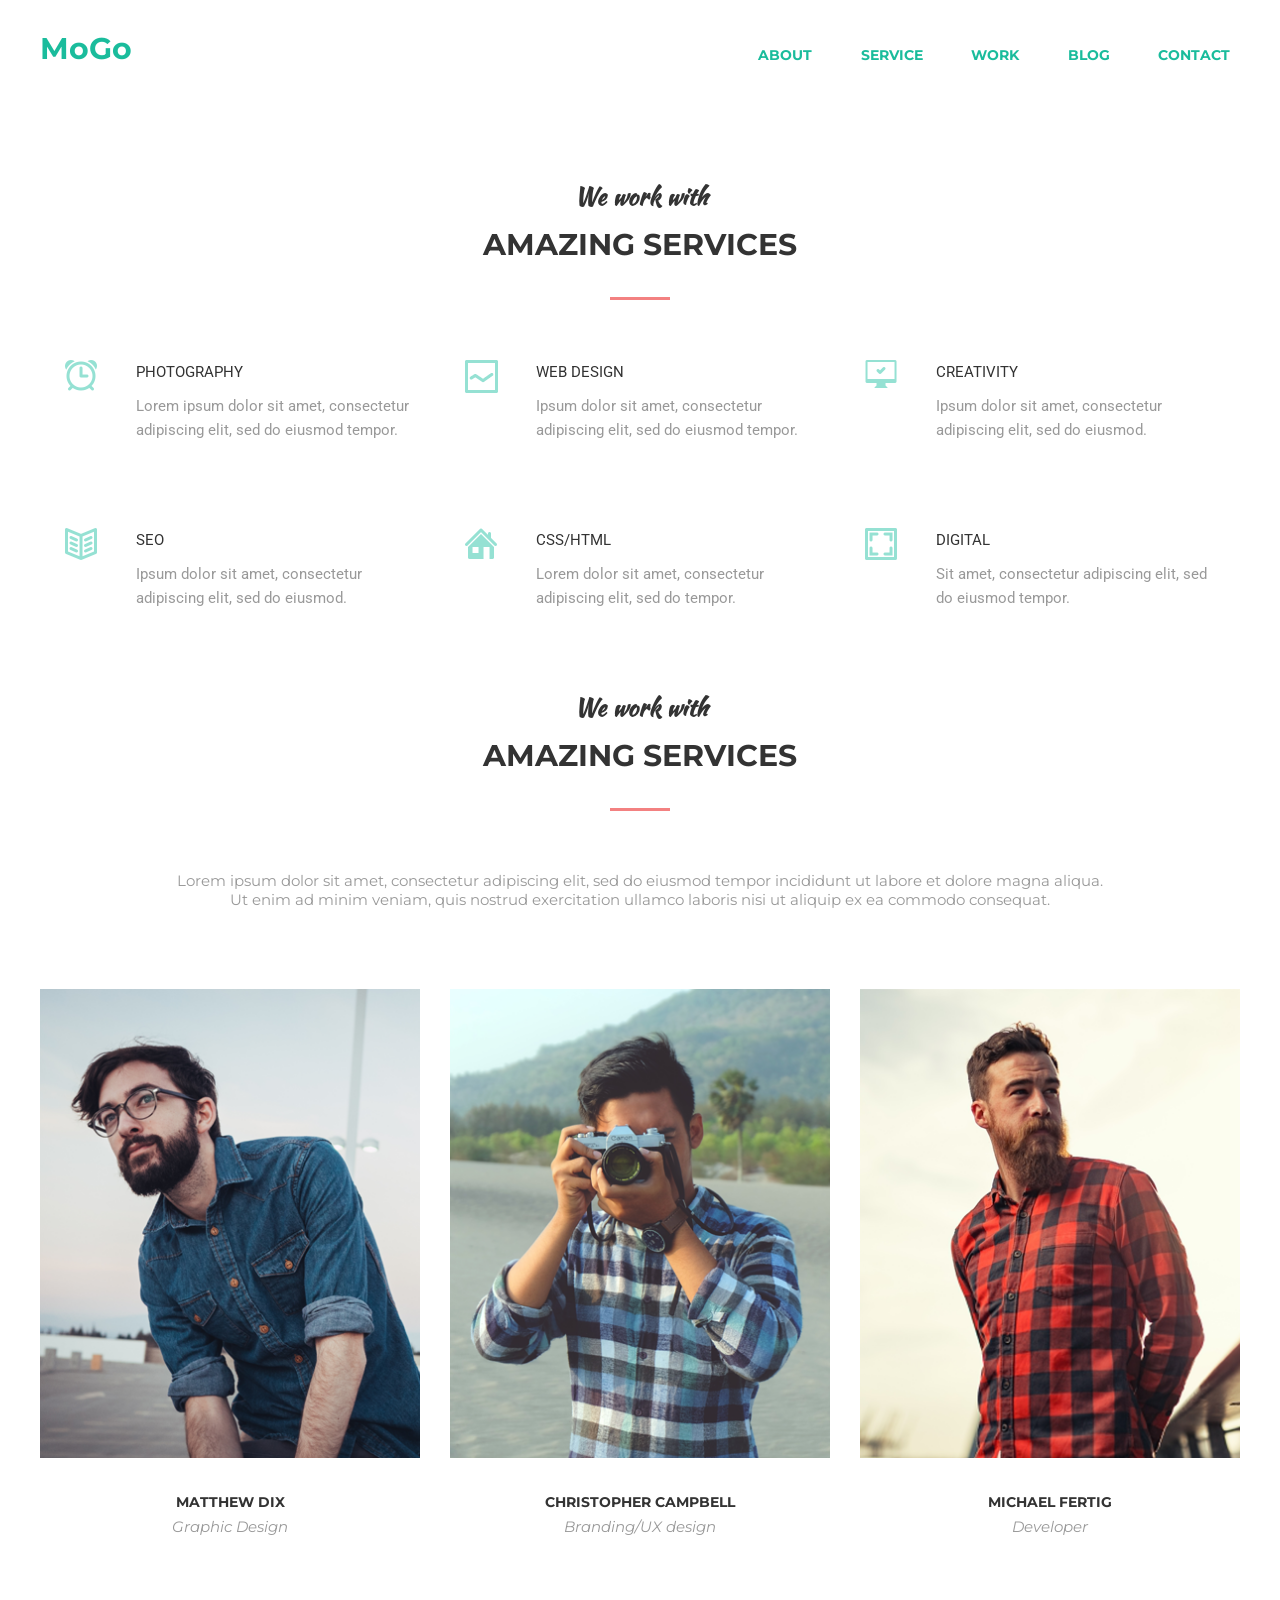
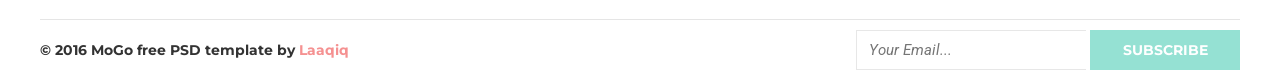
<file: Module_6/index.html>
<!DOCTYPE html>
<html lang="en">
<head>
  <meta charset="UTF-8">
  <meta name="viewport" content="width=device-width, initial-scale=1.0">
  <meta http-equiv="X-UA-Compatible" content="ie=edge">
  <link rel="stylesheet" type="text/css" href="./css/style.css">
  <title>Document</title>
</head>
<body>
    
  <header class="header">

    <nav class="page_nav">
      <a class="site_logo" href="index.html" ><span>M</span>o<span>G</span>o</a>
      <ul class="menu_top">
        <li class="menu_top_li"><a class="menu_top_link" href="#">about</a></li>
        <li class="menu_top_li"><a class="menu_top_link" href="#">service</a></li>
        <li class="menu_top_li"><a class="menu_top_link" href="#">work</a></li>
        <li class="menu_top_li"><a class="menu_top_link" href="#">blog</a></li>
        <li class="menu_top_li"><a class="menu_top_link" href="#">contact</a></li>
      </ul>
    </nav>
  
  </header>

  <main>

    <section class="service">

      <h3 class="service_span">We work with</h3>
      <h2 class="service_title">Amazing Services</h2>

      <ul class="service_items">
        <li class="service_items_list Photography">
          <h3 class="service_items_title">Photography</h3>
          <p class="service_items_P">Lorem ipsum dolor sit amet, consectetur adipiscing elit, sed do eiusmod tempor.</p>
        </li>
        <li class="service_items_list WebDesign">
          <h3 class="service_items_title">Web Design</h3>
          <p class="service_items_P">Ipsum dolor sit amet, consectetur adipiscing elit, sed do eiusmod tempor.</p>
        </li>
        <li class="service_items_list Creativity">
          <h3 class="service_items_title">Creativity</h3>
          <p class="service_items_P">Ipsum dolor sit amet, consectetur adipiscing elit, sed do eiusmod.</p>
        </li>
        <li class="service_items_list seo">
          <h3 class="service_items_title">seo</h3>
          <p class="service_items_P">Ipsum dolor sit amet, consectetur adipiscing elit, sed do eiusmod.</p>
        </li>
        <li class="service_items_list CssHtml">
          <h3 class="service_items_title">Css/Html</h3>
          <p class="service_items_P">Lorem dolor sit amet, consectetur adipiscing elit, sed do tempor.</p>
        </li>
        <li class="service_items_list digital">
          <h3 class="service_items_title">digital</h3>
          <p class="service_items_P">Sit amet, consectetur adipiscing elit, sed do eiusmod tempor.</p>
        </li>
      </ul>

    </section>

    <section>

      <h3 class="service_span">We work with</h3>
      <h2 class="service_title">Amazing Services</h2>

      <p class="team_p">Lorem ipsum dolor sit amet, consectetur adipiscing elit, sed do eiusmod tempor incididunt ut labore et dolore magna aliqua. Ut enim ad minim veniam, quis nostrud exercitation ullamco laboris nisi ut aliquip ex ea commodo consequat. </p>

      <div class="team">
        <article class="team_card">
          <div class="team_thumb-img">
            <div class="team_aposity">
              <div class="team_share">
                <a href="#" class="share-button fa-facebook" title="Фейсбук"></a>
                <a href="#" class="share-button fa-twitter" title="Твитер"></a>
                <a href="" class="share-button fa-pinterest" title="Пинтерес"></a>
                <a href="" class="share-button fa-instagram" title="Инстаграм"></a>
              </div>
            </div>
            <img class="team_aposity_img" src="./img/Layer 1@1X.png" alt="Matthew Dix" width="380" height="470">
          </div>         
          <h3 class="team_title">Matthew Dix</h3>
          <p class="team_items">Graphic Design</p>
        </article>

        <article class="team_card">
          <div class="team_thumb-img">
            <div class="team_aposity">
              <div class="team_share">
                <a href="#" class="share-button fa-facebook" title="Фейсбук"></a>
                <a href="#" class="share-button fa-twitter" title="Твитер"></a>
                <a href="" class="share-button fa-pinterest" title="Пинтерес"></a>
                <a href="" class="share-button fa-instagram" title="Инстаграм"></a>
              </div>
            </div>
            <img class="team_aposity_img" src="./img/Layer 2@1X.png" alt="Matthew Dix" width="380" height="470">
          </div>         
          <h3 class="team_title">Christopher Campbell</h3>
          <p class="team_items">Branding/UX design</p>
        </article>

        <article class="team_card">
          <div class="team_thumb-img">
            <div class="team_aposity">
              <div class="team_share">
                <a href="#" class="share-button fa-facebook" title="Фейсбук"></a>
                <a href="#" class="share-button fa-twitter" title="Твитер"></a>
                <a href="" class="share-button fa-pinterest" title="Пинтерес"></a>
                <a href="" class="share-button fa-instagram" title="Инстаграм"></a>
              </div>
            </div>
            <img class="team_aposity_img" src="./img/Layer 3@1X.png" alt="Matthew Dix" width="380" height="470">
          </div>         
          <h3 class="team_title">Michael Fertig </h3>
          <p class="team_items">Developer</p>
        </article>
    </div>
    </section>

  </main>

  <footer>
    <h2 class="footer_h2">© 2016 MoGo free PSD template by <span>Laaqiq</span></h2>
      <form class="footer_form" action="#" method="get">
        <input type="email" placeholder="Your Email...">
        <input type="submit" value="Subscribe">
      </form>
  </footer>

</body>
</html>
</file>
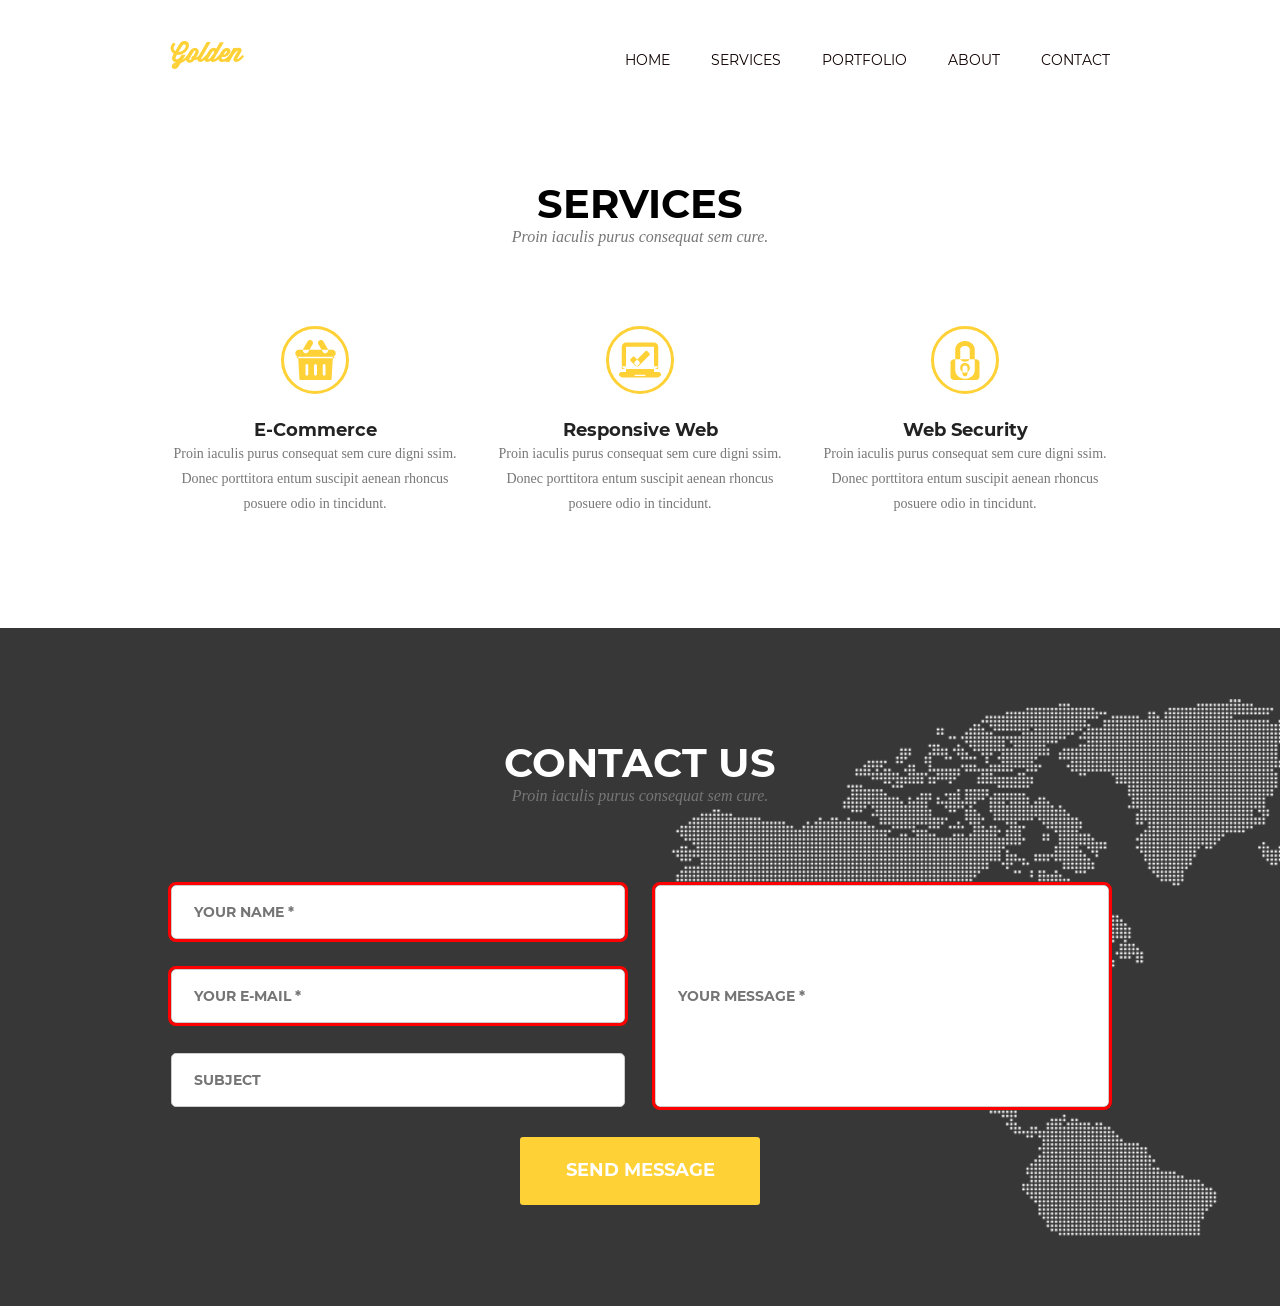
<file: Module_7/index.html>
<!DOCTYPE html>
<html lang="en">
<head>
  <meta charset="UTF-8">
  <meta name="viewport" content="width=device-width, initial-scale=1.0">
  <meta http-equiv="X-UA-Compatible" content="ie=edge">
  <link href='./css/style.css' rel='stylesheet' type='text/css'>
  <title>Document</title>
</head>
<body>
    <!-- section.wraper>header>h1.header-logo>a.header-link>img.header-img^^ul.header-menu>(li.mennu-items>a.menu-link)*5 -->


  <header>
    <nav class="page_nav">
      <h1 class="header_logo"><a href="index.html" class="header_link">Golden</a></h1>
      <ul class="header_menu">
        <li class="menu_items"><a href="#" class="menu_link">HOME</a></li>
        <li class="menu_items"><a href="#" class="menu_link">SERVICES</a></li>
        <li class="menu_items"><a href="#" class="menu_link">Portfolio</a></li>
        <li class="menu_items"><a href="#" class="menu_link">ABOUT</a></li>
        <li class="menu_items"><a href="#" class="menu_link">CONTACT</a></li>
      </ul>
    </nav>
  </header>
  <main>
    <section class="wraper">

      <h2 class="section_title">Services</h2>
      <p class="section_text greu">Proin iaculis purus consequat sem cure. </p>

      <ul class="services">
        <li class="service_type">
          <!-- <div class="ico-basket"></div> -->
          <h3 class="service_type_title ico-basket">E-Commerce</h3>
          <p class="service_type_text">Proin iaculis purus consequat sem cure 
            digni ssim. Donec porttitora entum suscipit 
            aenean rhoncus posuere odio in tincidunt.</p>
        </li>
        <li class="service_type">
          <h3 class="service_type_title ico-responsive">Responsive Web</h3>
          <p class="service_type_text">Proin iaculis purus consequat sem cure 
            digni ssim. Donec porttitora entum suscipit 
            aenean rhoncus posuere odio in tincidunt.</p>
        </li>
        <li class="service_type">
          <h3 class="service_type_title ico-web">Web Security</h3>
          <p class="service_type_text">Proin iaculis purus consequat sem cure 
            digni ssim. Donec porttitora entum suscipit 
            aenean rhoncus posuere odio in tincidunt.</p>
        </li>
      </ul>

  </section>

    <section class="contacts">

      <h2 class="section_title whait">Contact us</h2>
      <p class="section_text greu">Proin iaculis purus consequat sem cure. </p>

      <form class="wrapper_form" action="#" method="get">
        <div class="contact_form">
          <div class="contact_details">
            <input class="contact_details_subf valid invalid" type="text" name="name" placeholder="your Name *" required>
            <input class="contact_details_subf valid invalid" type="text" name="email" placeholder="your e-mail *" required>
            <input class="contact_details_subf" type="text" name="subject" placeholder="subject">
          </div>
          <input class="contact_details_subf_big valid invalid" type="text" name="message" placeholder="Your message *" required>
        </div>
        <input type="submit" value="Send Message" class="contact_button">
      </form>
    </section>
</main>
</body>
</html>
</file>
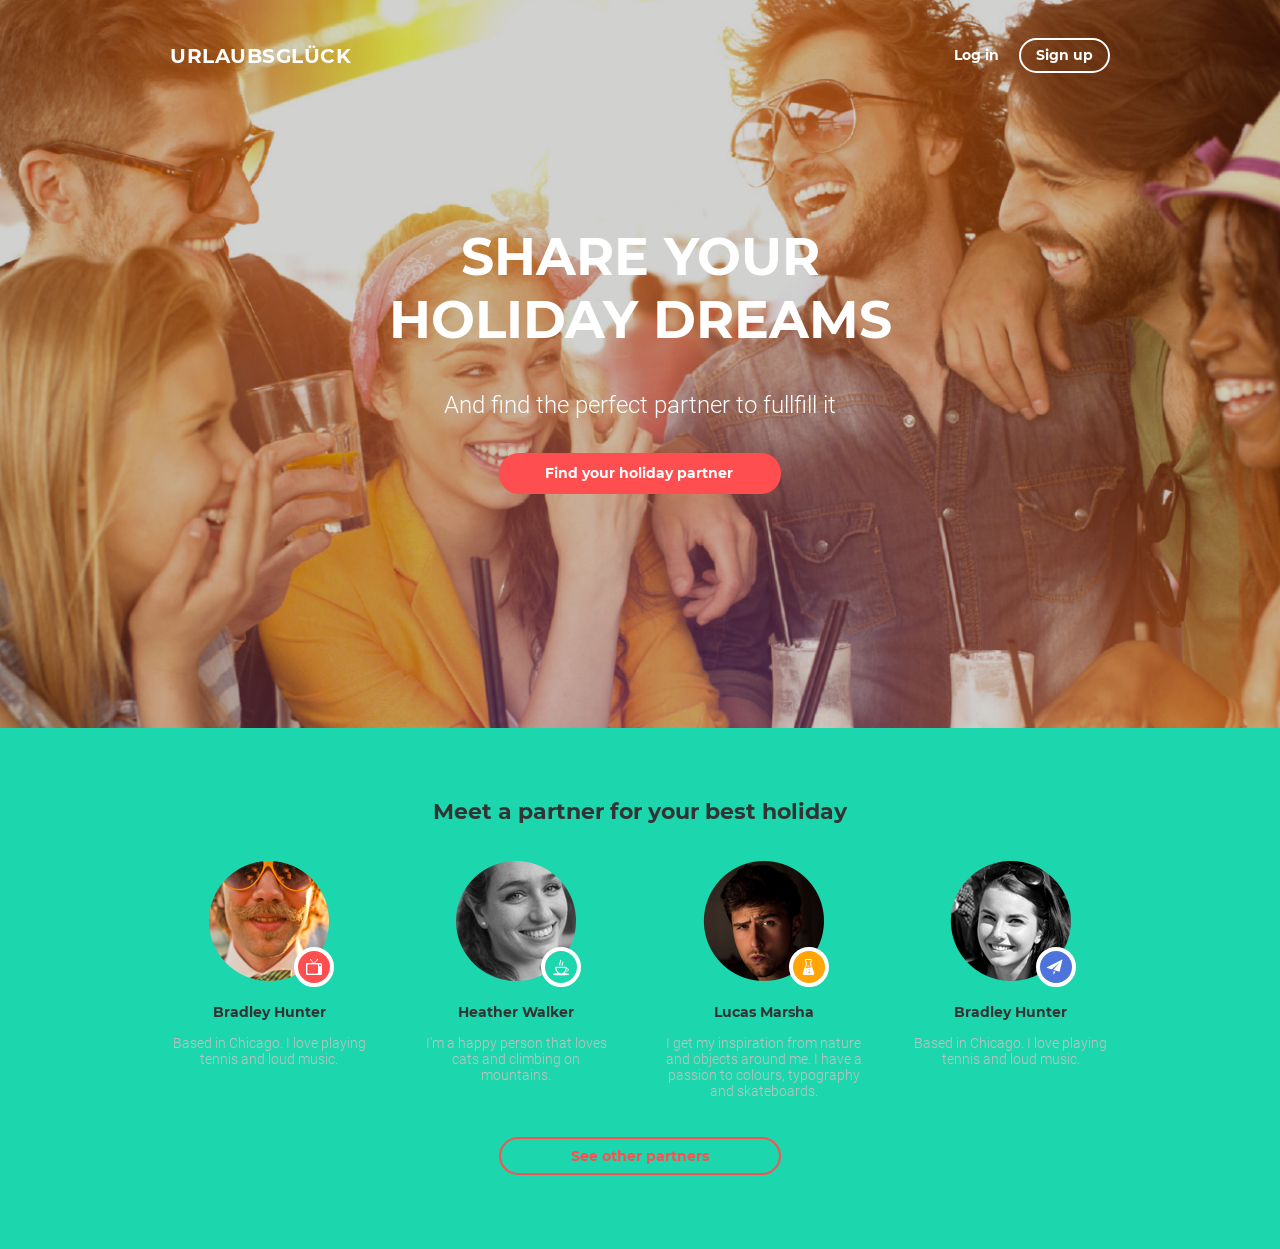
<file: Module_8/index.html>
<!DOCTYPE html>
<html lang="en">
<head>
    <meta charset="UTF-8">
    <meta name="viewport" content="width=device-width, initial-scale=1.0">
    <meta http-equiv="X-UA-Compatible" content="ie=edge">
    <title>Modul-08</title>
    <link rel="stylesheet" href="./css/style.css">
</head>
<body>
    <header class="dreams">
        <div class="conteiner">
            <nav class="menu">
                <div class="nav-button-wrapper">
                    <button class="log-in">Log in</button>
                    <button class="sign-up">Sign up</button>
                </div>        
                <a href="#" class="logo">URLAUBSGLÜCK</a>
            </nav>
            <h1 class="main-title">Share your <br> holiday  dreams</h1>
            <p class="main-title-text">And find the perfect     partner to fullfill it</p>
            <button class="find-partner">Find your holiday  partner</button>
        </div>        
    </header>
    <section class="partner">
        <div class="conteiner">
            <h2 class="partner-title">Meet a partner for your best holiday</h2>
            <ul class="partner-list">
                <li class="partner-list-item">
                    <div class="partner-foto-wrapper"><img src="./img/Foto_Parter_1.png" alt="Bradley Hunter" class="partner-foto"><a href="#" class="partner-foto-link partner1"></a></div>
                    <p class="partner-name">Bradley Hunter</p>
                    <p class="partner-text">Based in Chicago. I love playing tennis and loud music.</p>
                </li>
                <li class="partner-list-item">
                    <div class="partner-foto-wrapper"><img src="./img/Foto_Parter_2.png" alt="Lucas Marsha" class="partner-foto"><a href="#" class="partner-foto-link partner2"></a></div>
                    <p class="partner-name">Lucas Marsha</p>
                    <p class="partner-text">I get my inspiration from nature and objects around me. I have a passion to colours, typography and skateboards.</p>
                </li>
                <li class="partner-list-item">
                    <div class="partner-foto-wrapper"><img src="./img/Foto_Parter_3.png" alt="Heather Walker" class="partner-foto"><a href="#" class="partner-foto-link partner3"></a></div>
                    <p class="partner-name">Heather Walker</p>
                    <p class="partner-text">I'm a happy person that loves cats and climbing on mountains.</p>
                </li>
                <li class="partner-list-item">
                    <div class="partner-foto-wrapper"><img src="./img/Foto_Parter_4.png" alt="Bradley Hunter" class="partner-foto"><a href="#" class="partner-foto-link partner4"></a></div>
                    <p class="partner-name">Bradley Hunter</p>
                    <p class="partner-text">Based in Chicago. I love playing tennis and loud music.</p>
                </li>
            </ul>
            <button class="other-partner">
                See other partners
            </button>
        </div>
    </section>    
</body>
</html>
</file>
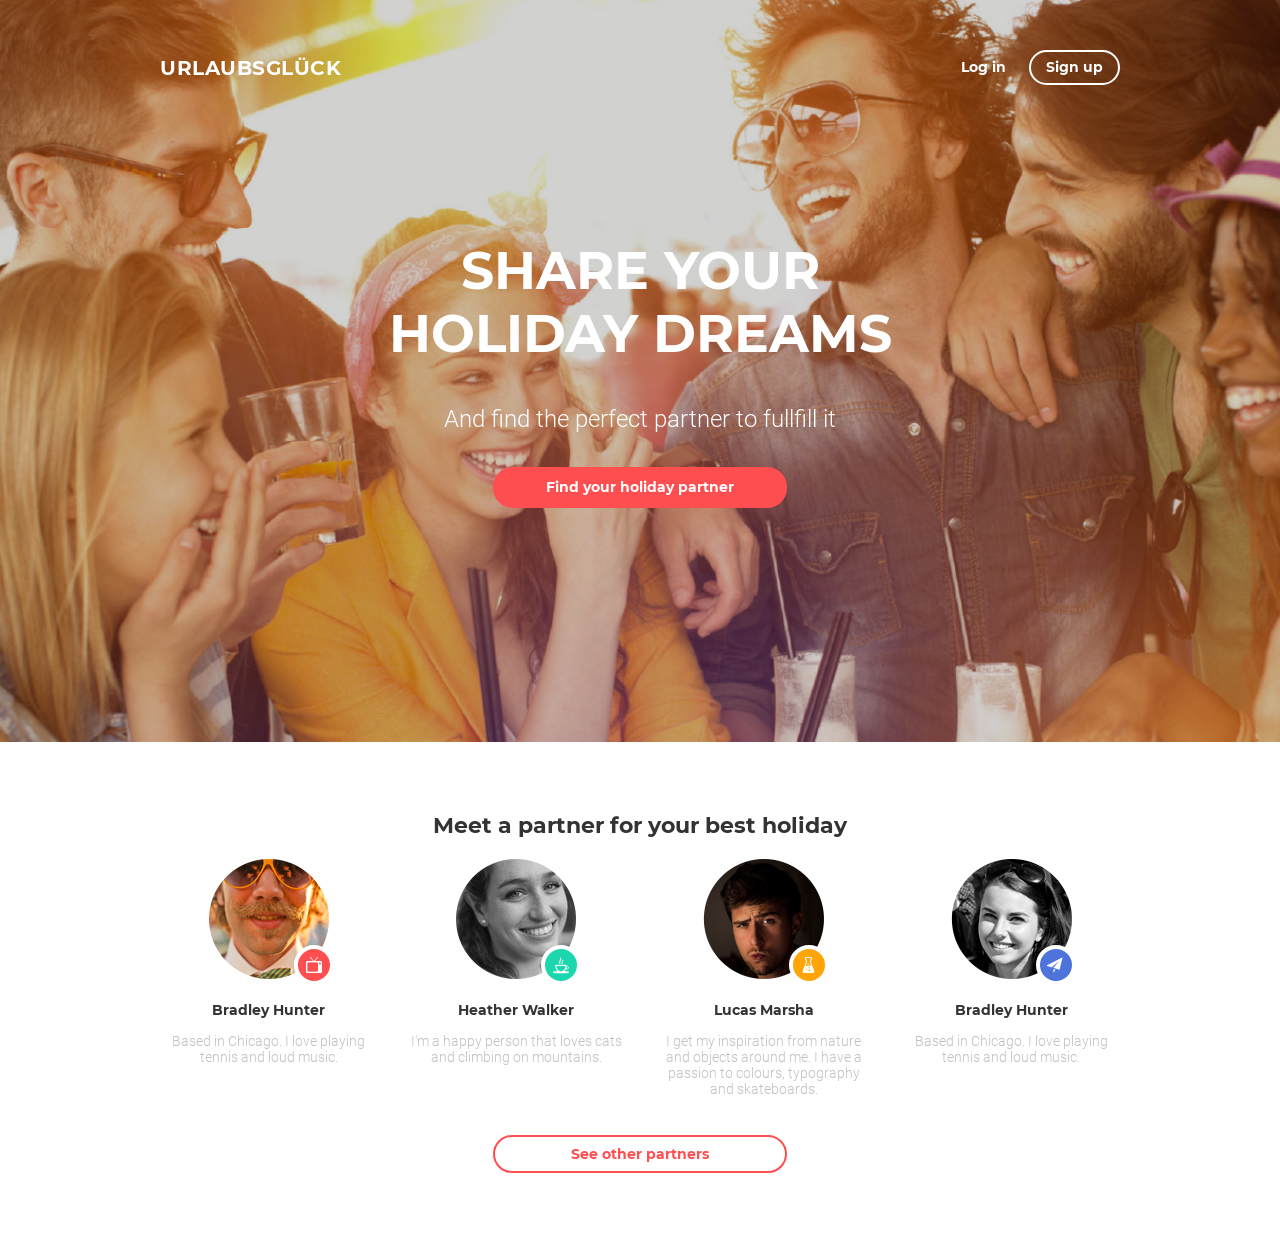
<file: Module_9/index.html>
<!DOCTYPE html>
<html lang="en">
<head>
    <meta charset="UTF-8">
    <meta name="viewport" content="width=device-width, initial-scale=1.0">
    <meta http-equiv="X-UA-Compatible" content="ie=edge">
    <title>Modul-09</title>
    <link rel="stylesheet" href="./css/bootstrap-grid.css">
    <link rel="stylesheet" href="./css/style.css">
</head>
<body>
    <header class="dreams">
        <div class="container align-content-center ">
            <nav class="row align-items-center justify-content-between  menu">           
                <a href="#" class="col-12 col-md-4 col-lg-3 logo">URLAUBSGLÜCK</a>       
                <div class="col-12 col-md-4 col-lg-3 justify-content-end  nav-button-wrapper">
                    <button class="log-in">Log in</button>
                    <button class="sign-up">Sign up</button>
                </div>
            </nav>
            <div class="row justify-content-center flex-column align-items-center">
                <h1 class="col-12 col-md-9 col-lg-7 main-title">Share your holiday dreams</h1>
                <p class="col-11 col-md-8 col-lg-6 main-title-text">And find the perfect partner to fullfill it</p>
                <button class="col-12 col-md-5 col-lg-4 find-partner">Find your holiday partner</button>
            </div>    
        </div>
    </header>
    <section class="partner">
        <div class="container">
            <div class="row">
                <h2 class="col-12 col-md-8 col-lg-6  partner-title">Meet a partner for your best holiday</h2>
            </div>
            <ul class="row justify-content-center partner-list">
                <li class="col-8 col-md-5 col-lg-3 partner-list-item">
                    <div class="partner-foto-wrapper"><img src="./img/Foto_Parter_1.png" alt="Bradley Hunter" class="partner-foto"><a href="#" class="partner-foto-link partner1"></a></div>
                    <p class="partner-name">Bradley Hunter</p>
                    <p class="partner-text">Based in Chicago. I love playing tennis and loud music.</p>
                </li>
                <li class="col-8 col-md-5 col-lg-3 partner-list-item">
                    <div class="partner-foto-wrapper"><img src="./img/Foto_Parter_2.png" alt="Lucas Marsha" class="partner-foto"><a href="#" class="partner-foto-link partner2"></a></div>
                    <p class="partner-name">Lucas Marsha</p>
                    <p class="partner-text">I get my inspiration from nature and objects around me. I have a passion to colours, typography and skateboards.</p>
                </li>
                <li class="col-8 col-md-5 col-lg-3 partner-list-item">
                    <div class="partner-foto-wrapper"><img src="./img/Foto_Parter_3.png" alt="Heather Walker" class="partner-foto"><a href="#" class="partner-foto-link partner3"></a></div>
                    <p class="partner-name">Heather Walker</p>
                    <p class="partner-text">I'm a happy person that loves cats and climbing on mountains.</p>
                </li>
                <li class="col-8 col-md-5 col-lg-3 partner-list-item">
                    <div class="partner-foto-wrapper"><img src="./img/Foto_Parter_4.png" alt="Bradley Hunter" class="partner-foto"><a href="#" class="partner-foto-link partner4"></a></div>
                    <p class="partner-name">Bradley Hunter</p>
                    <p class="partner-text">Based in Chicago. I love playing tennis and loud music.</p>
                </li>
            </ul>
            <div class="row">
                <button class="col-10 col-md-5 col-lg-4 other-partner">
                    See other partners
                </button>
            </div>
        </div>    
</body>
</html>
</file>
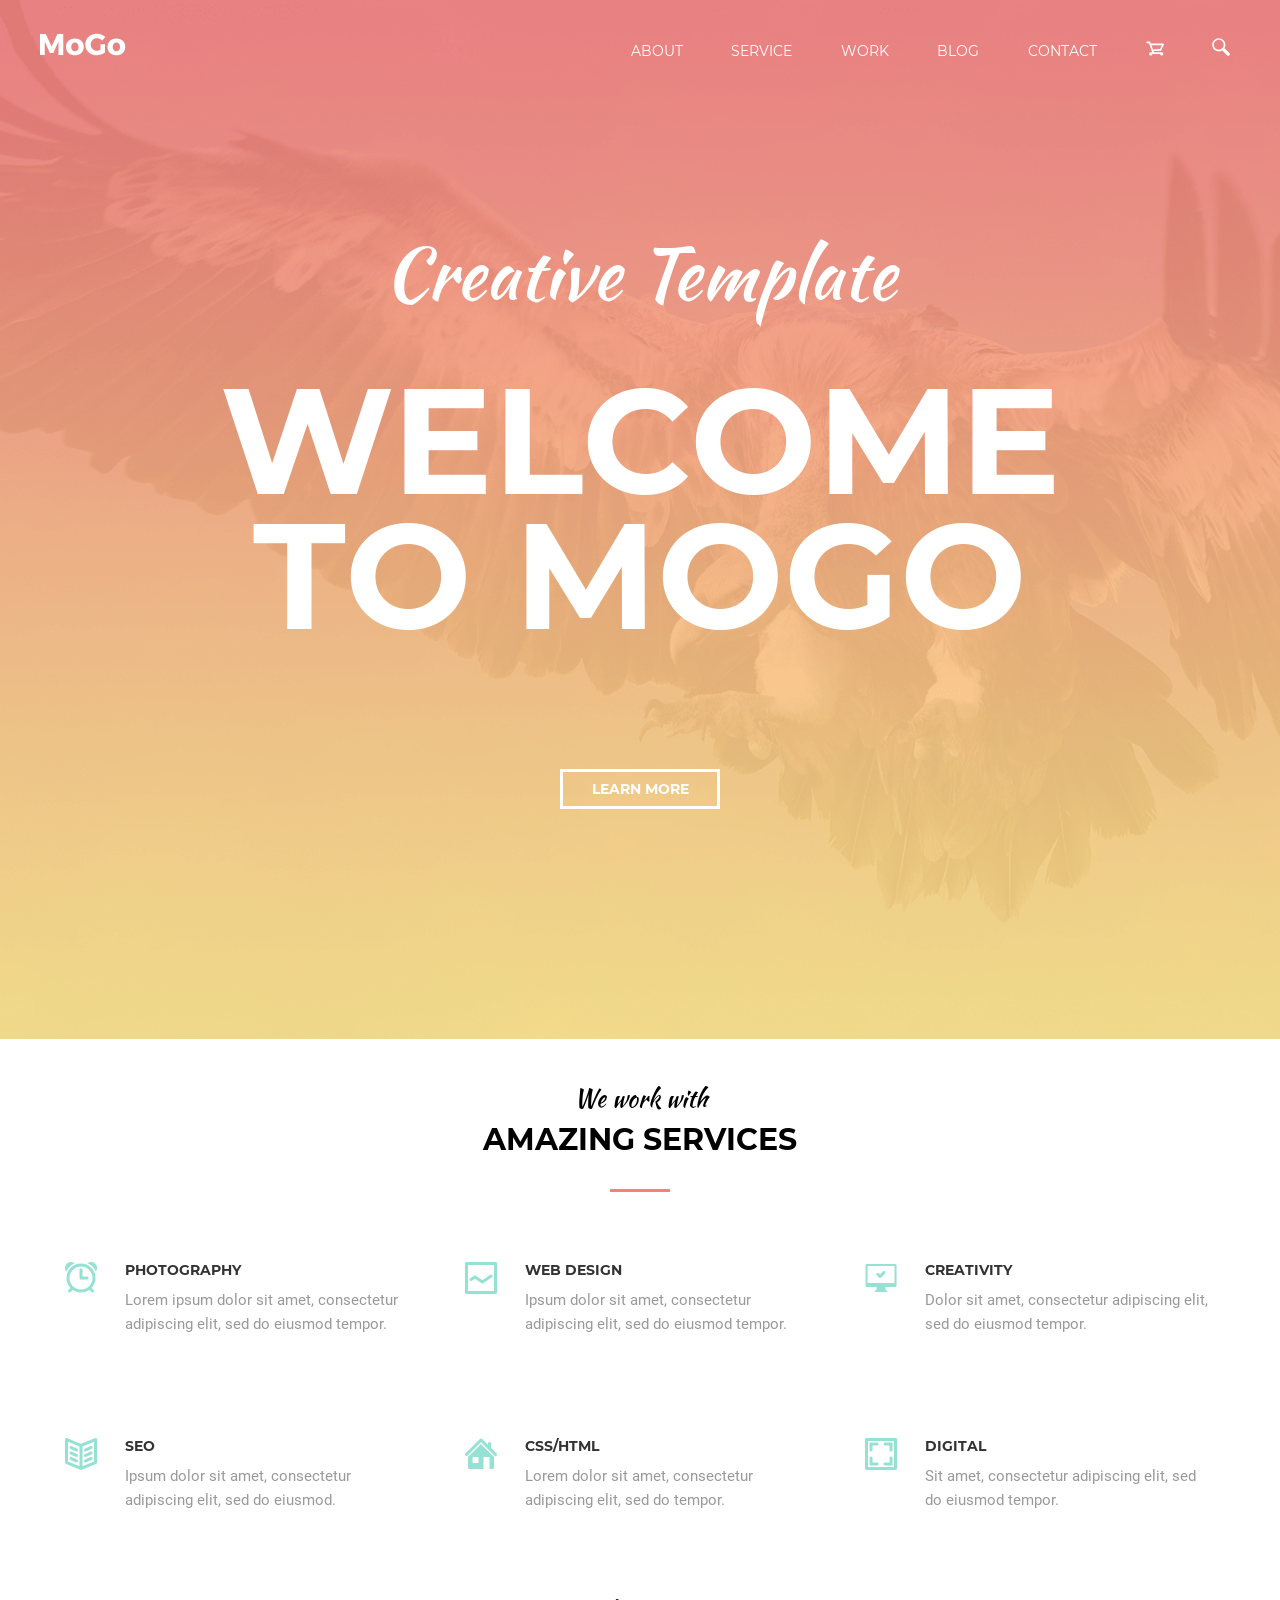
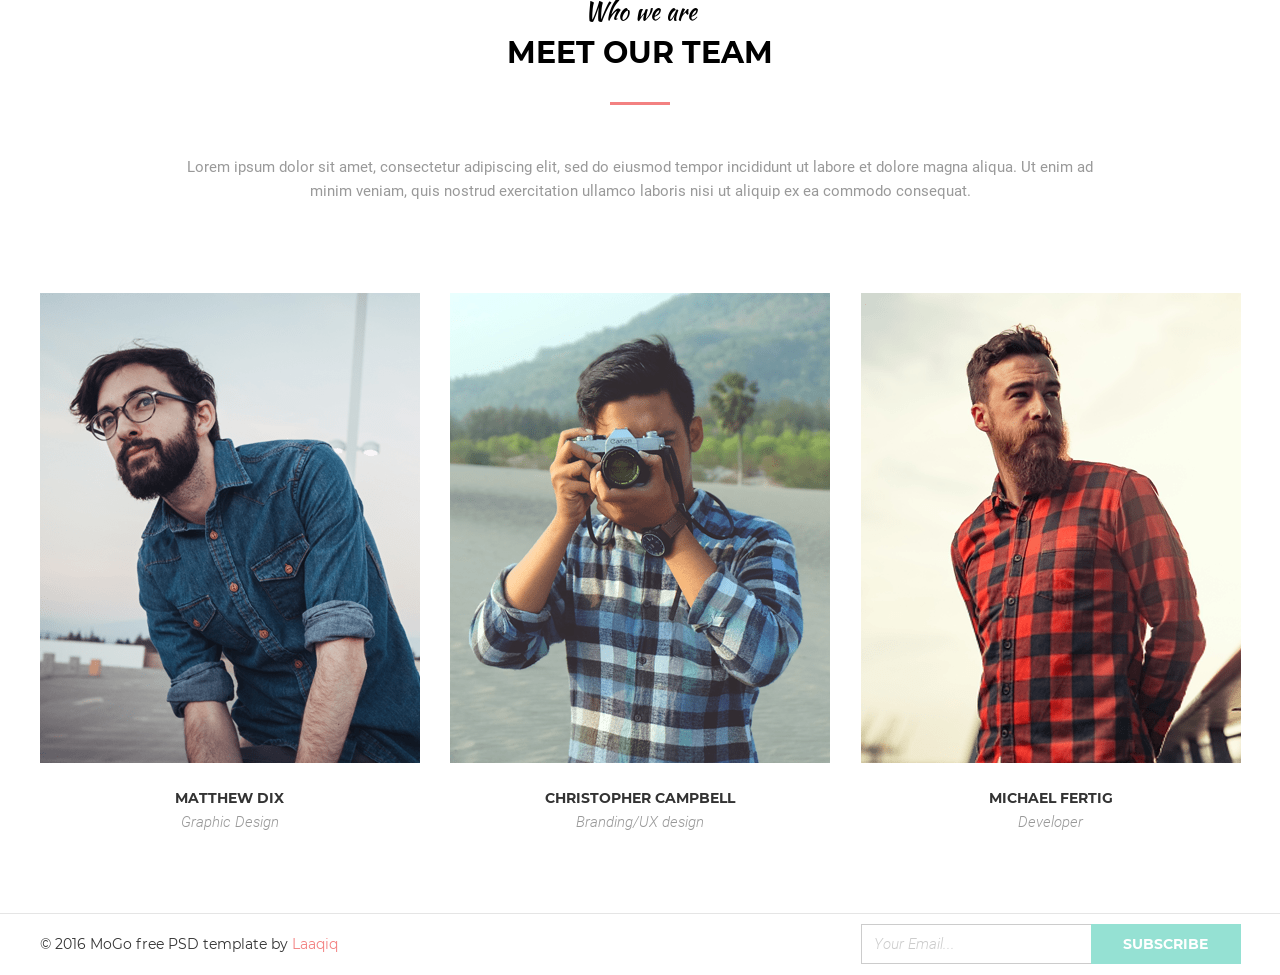
<file: Module_11/build/index.html>
<!DOCTYPE html><html lang="en"><head><meta charset="UTF-8"><meta name="viewport" content="width=device-width,initial-scale=1"><meta http-equiv="X-UA-Compatible" content="ie=edge"><title>Homework-11</title><link rel="stylesheet" href="css/styles.min.css"></head><body><header class="page-header"><div class="container"><nav class="menu"><a href="#" class="logo"><img srcset="./images/MoGo@1x.png 86w, ./img/MoGo@2x.png 172w" sizes="86px" src="./images/MoGo@2x.png" alt="Mogo_Logo" class="logo-img" height="23"></a><ul class="list menu__list"><li class="menu__items"><a href="#" class="link menu__link">About</a></li><li class="menu__items"><a href="#" class="link menu__link">service</a></li><li class="menu__items"><a href="#" class="link menu__link">work</a></li><li class="menu__items"><a href="#" class="link menu__link">blog</a></li><li class="menu__items"><a href="#" class="link menu__link">contact</a></li><li class="menu__items"><a href="#" class="link menu__link"><svg class="menu__icon menu__icon--cart"><use href="./images/icon_menu.svg#cart"></use></svg></a></li><li class="menu__items"><a href="#" class="link menu__link"><svg class="menu__icon menu__icon--glass"><use href="./images/icon_menu.svg#glass"></use></svg></a></li></ul></nav><h2 class="page-header__subtitle">Creative Template</h2><h1 class="page-header__title">Welcome<br>to MoGo</h1><button class="header-btn">Learn more</button></div></header><main><section class="service"><div class="container"><h3 class="service__subtitle">We work with</h3><h2 class="service__title">Amazing Services</h2><ul class="list service-list"><li class="service-list__items service-list__items--photography"><h4 class="service-list__title">Photography</h4><p class="service-list__text">Lorem ipsum dolor sit amet, consectetur adipiscing elit, sed do eiusmod tempor.</p></li><li class="service-list__items service-list__items--design"><h4 class="service-list__title">Web Design</h4><p class="service-list__text">Ipsum dolor sit amet, consectetur adipiscing elit, sed do eiusmod tempor.</p></li><li class="service-list__items service-list__items--creativity"><h4 class="service-list__title">Creativity</h4><p class="service-list__text">Dolor sit amet, consectetur adipiscing elit, sed do eiusmod tempor.</p></li><li class="service-list__items service-list__items--seo"><h4 class="service-list__title">seo</h4><p class="service-list__text">Ipsum dolor sit amet, consectetur adipiscing elit, sed do eiusmod.</p></li><li class="service-list__items service-list__items--html"><h4 class="service-list__title">Css/Html</h4><p class="service-list__text">Lorem dolor sit amet, consectetur adipiscing elit, sed do tempor.</p></li><li class="service-list__items service-list__items--digital"><h4 class="service-list__title">digital</h4><p class="service-list__text">Sit amet, consectetur adipiscing elit, sed do eiusmod tempor.</p></li></ul></div></section><section class="team"><div class="container"><h3 class="team__subtitle">Who we are</h3><h2 class="team__title">Meet our team</h2><p class="team__text">Lorem ipsum dolor sit amet, consectetur adipiscing elit, sed do eiusmod tempor incididunt ut labore et dolore magna aliqua. Ut enim ad minim veniam, quis nostrud exercitation ullamco laboris nisi ut aliquip ex ea commodo consequat.</p><ul class="list team-list"><li class="team-list__member"><div class="team-list__member team-list__member--control"><div class="team-list__img team-list__img--control"><div class="team-list__body-link"><a href="https://www.facebook.com/" target="_blank" class="team-list__link"><svg class="team-list__link-svg team-list__link-svg--facebook"><use href="./images/social_icon.svg#facebook"></use></svg> </a><a href="https://twitter.com/" target="_blank" class="team-list__link"><svg class="team-list__link-svg team-list__link-svg--twitter"><use href="./images/social_icon.svg#twitter"></use></svg> </a><a href="https://www.pinterest.com/" target="_blank" class="team-list__link"><svg class="team-list__link-svg team-list__link-svg--pinterest"><use href="./images/social_icon.svg#pinterest"></use></svg> </a><a href="https://www.instagram.com/" target="_blank" class="team-list__link"><svg class="team-list__link-svg team-list__link-svg--instagram"><use href="./images/social_icon.svg#instagram"></use></svg></a></div></div><img srcset="./images/Member_1.png 380w, ./images/Member_1@2x.png 760w" sizes="380px" src="./images/Member_1.png" alt="Matthew Dix" class="team__img" height="470"></div><p class="team__name">Matthew Dix</p><p class="team__post">Graphic Design</p></li><li class="team-list__member"><div class="team-list__member team-list__member--control"><div class="team-list__img team-list__img--control"><div class="team-list__body-link"><a href="https://www.facebook.com/" target="_blank" class="team-list__link"><svg class="team-list__link-svg team-list__link-svg--facebook"><use href="./images/social_icon.svg#facebook"></use></svg> </a><a href="https://twitter.com/" target="_blank" class="team-list__link"><svg class="team-list__link-svg team-list__link-svg--twitter"><use href="./images/social_icon.svg#twitter"></use></svg> </a><a href="https://www.pinterest.com/" target="_blank" class="team-list__link"><svg class="team-list__link-svg team-list__link-svg--pinterest"><use href="./images/social_icon.svg#pinterest"></use></svg> </a><a href="https://www.instagram.com/" target="_blank" class="team-list__link"><svg class="team-list__link-svg team-list__link-svg--instagram"><use href="./images/social_icon.svg#instagram"></use></svg></a></div></div><img srcset="./images/Member_2.png 380w, ./images/Member_2@2x.png 760w" sizes="380px" src="./images/Member_2.png" alt="Christopher Campbell" class="team__img" height="470"></div><p class="team__name">Christopher Campbell</p><p class="team__post">Branding/UX design</p></li><li class="team-list__member"><div class="team-list__member team-list__member--control"><div class="team-list__img team-list__img--control"><div class="team-list__body-link"><a href="https://www.facebook.com/" target="_blank" class="team-list__link"><svg class="team-list__link-svg team-list__link-svg--facebook"><use href="./images/social_icon.svg#facebook"></use></svg> </a><a href="https://twitter.com/" target="_blank" class="team-list__link"><svg class="team-list__link-svg team-list__link-svg--twitter"><use href="./images/social_icon.svg#twitter"></use></svg> </a><a href="https://www.pinterest.com/" target="_blank" class="team-list__link"><svg class="team-list__link-svg team-list__link-svg--pinterest"><use href="./images/social_icon.svg#pinterest"></use></svg> </a><a href="https://www.instagram.com/" target="_blank" class="team-list__link"><svg class="team-list__link-svg team-list__link-svg--instagram"><use href="./images/social_icon.svg#instagram"></use></svg></a></div></div><img srcset="./images/Member_3.png 380w, ./images/Member_3@2x.png 760w" sizes="380px" src="./images/Member_3.png" alt="Michael Fertig" class="team__img" height="470"></div><p class="team__name">Michael Fertig</p><p class="team__post">Developer</p></li></ul></div></section></main><footer class="page-footer"><div class="container page-footer__container"><p class="page-footer__copyright">© 2016 MoGo free PSD template by <a href="#" class="link page-footer__copyright-link">Laaqiq</a></p><form class="subscribe"><input type="email" placeholder="Your Email..." class="subscribe__form"> <input type="submit" value="subscribe" class="subscribe__submit"></form></div></footer></body></html>
</file>
<file: Module_10/css/style.css>
/* montserrat-regular - latin */
@font-face {
    font-family: 'Montserrat';
    font-style: normal;
    font-weight: 400;
    src: url('../fonts/montserrat-v13-latin-regular.eot'); /* IE9 Compat Modes */
    src: local('Montserrat Regular'), local('Montserrat-Regular'),
         url('../fonts/montserrat-v13-latin-regular.eot?#iefix') format('embedded-opentype'), /* IE6-IE8 */
         url('../fonts/montserrat-v13-latin-regular.woff2') format('woff2'), /* Super Modern Browsers */
         url('../fonts/montserrat-v13-latin-regular.woff') format('woff'), /* Modern Browsers */
         url('../fonts/montserrat-v13-latin-regular.ttf') format('truetype'), /* Safari, Android, iOS */
         url('../fonts/montserrat-v13-latin-regular.svg#Montserrat') format('svg'); /* Legacy iOS */
  }
  /* montserrat-700 - latin */
  @font-face {
    font-family: 'Montserrat';
    font-style: normal;
    font-weight: 700;
    src: url('../fonts/montserrat-v13-latin-700.eot'); /* IE9 Compat Modes */
    src: local('Montserrat Bold'), local('Montserrat-Bold'),
        url('../fonts/montserrat-v13-latin-700.eot?#iefix') format('embedded-opentype'), /* IE6-IE8 */
        url('../fonts/montserrat-v13-latin-700.woff2') format('woff2'), /* Super Modern Browsers */
        url('../fonts/montserrat-v13-latin-700.woff') format('woff'), /* Modern Browsers */
        url('../fonts/montserrat-v13-latin-700.ttf') format('truetype'), /* Safari, Android, iOS */
        url('../fonts/montserrat-v13-latin-700.svg#Montserrat') format('svg'); /* Legacy iOS */
}

/* roboto-300italic - latin */
@font-face {
    font-family: 'Roboto';
    font-style: italic;
    font-weight: 300;
    src: url('../fonts/roboto-v19-latin-300italic.eot'); /* IE9 Compat Modes */
    src: local('Roboto Light Italic'), local('Roboto-LightItalic'),
         url('../fonts/roboto-v19-latin-300italic.eot?#iefix') format('embedded-opentype'), /* IE6-IE8 */
         url('../fonts/roboto-v19-latin-300italic.woff2') format('woff2'), /* Super Modern Browsers */
         url('../fonts/roboto-v19-latin-300italic.woff') format('woff'), /* Modern Browsers */
         url('../fonts/roboto-v19-latin-300italic.ttf') format('truetype'), /* Safari, Android, iOS */
         url('../fonts/roboto-v19-latin-300italic.svg#Roboto') format('svg'); /* Legacy iOS */
  }
  /* roboto-regular - latin */
  @font-face {
    font-family: 'Roboto';
    font-style: normal;
    font-weight: 400;
    src: url('../fonts/roboto-v19-latin-regular.eot'); /* IE9 Compat Modes */
    src: local('Roboto'), local('Roboto-Regular'),
         url('../fonts/roboto-v19-latin-regular.eot?#iefix') format('embedded-opentype'), /* IE6-IE8 */
         url('../fonts/roboto-v19-latin-regular.woff2') format('woff2'), /* Super Modern Browsers */
         url('../fonts/roboto-v19-latin-regular.woff') format('woff'), /* Modern Browsers */
         url('../fonts/roboto-v19-latin-regular.ttf') format('truetype'), /* Safari, Android, iOS */
         url('../fonts/roboto-v19-latin-regular.svg#Roboto') format('svg'); /* Legacy iOS */
  }
/* kaushan-script-regular - latin */
@font-face {
    font-family: 'Kaushan Script';
    font-style: normal;
    font-weight: 400;
    src: url('../fonts/kaushan-script-v7-latin-regular.eot'); /* IE9 Compat Modes */
    src: local('Kaushan Script'), local('KaushanScript-Regular'),
         url('../fonts/kaushan-script-v7-latin-regular.eot?#iefix') format('embedded-opentype'), /* IE6-IE8 */
         url('../fonts/kaushan-script-v7-latin-regular.woff2') format('woff2'), /* Super Modern Browsers */
         url('../fonts/kaushan-script-v7-latin-regular.woff') format('woff'), /* Modern Browsers */
         url('../fonts/kaushan-script-v7-latin-regular.ttf') format('truetype'), /* Safari, Android, iOS */
         url('../fonts/kaushan-script-v7-latin-regular.svg#KaushanScript') format('svg'); /* Legacy iOS */
  }

* {
    margin: 0;
    padding: 0;
    -webkit-box-sizing: border-box;
            box-sizing: border-box;
}

html {
    font-size: 10px;
}

body {
    font-family: 'Montserrat';
    font-weight: 400;
    font-size: 1.4rem;    
}

.container {
    width: 1201px;
    margin: 0 auto;
}

.list {
    list-style: none;
}

.link {
    text-decoration: none;
}

.subtitle {
    font-family: 'Kaushan Script';
    font-weight: normal;
    text-align: center;
    line-height: 0.8em;
}

.title {
    font-family: 'Montserrat';
    font-weight: 700;
    text-align: center;
    line-height: 0.8em;
    text-transform: uppercase;
}

/* HEADER START */

.page-header {
    background-image: url(../img/Header_BG.png);
    background-repeat: no-repeat;
    background-position: center;
    background-size: cover;
    min-width: 1201px;
    padding: 28px 0 230px;
    margin: 0 auto;        
}

.menu {
    display: -webkit-box;
    display: -ms-flexbox;
    display: flex;
    -webkit-box-pack: justify;
        -ms-flex-pack: justify;
            justify-content: space-between;
    -webkit-box-align: end;
        -ms-flex-align: end;
            align-items: flex-end;
    margin-bottom: 186px;
}

.menu__list {
    display: -webkit-box;
    display: -ms-flexbox;
    display: flex;    
    width: 620px;
    -webkit-box-pack: justify;
        -ms-flex-pack: justify;
            justify-content: space-between;
    -webkit-box-align: end;
        -ms-flex-align: end;
            align-items: flex-end;    
}

.menu__link {
    display: block;
    position: relative;    
    color: #fff;
    text-transform: uppercase;
    padding: 10px 10px 0 10px; 
    -webkit-transition: color 200ms linear; 
    -o-transition: color 200ms linear; 
    transition: color 200ms linear;   
}

.menu__icon {    
    fill: #fff;
    -webkit-transition: fill 200ms linear;
    -o-transition: fill 200ms linear;
    transition: fill 200ms linear;    
}

.menu__icon--cart {
    width: 18px;
    height: 15px;
}

.menu__icon--glass {
    width: 18px;
    height: 18px;
}


.menu__link::after {
    content: '';           
    position: absolute;    
    width: 100%;
    height: 3px;
    background-color: #fce38a;
    left: 0;
    bottom: -10px;
    -webkit-transform: scaleX(0);
        -ms-transform: scaleX(0);
            transform: scaleX(0);
    -webkit-transition: 200ms linear;
    -o-transition: 200ms linear;
    transition: 200ms linear;         
}

.menu__link:hover {
    color: #fce38a;
    fill: #fce38a;
    -webkit-transition: color 200ms linear;
    -o-transition: color 200ms linear;
    transition: color 200ms linear;
}

.menu__link:hover .menu__icon {
    fill: #fce38a;
    -webkit-transition: fill 200ms linear;
    -o-transition: fill 200ms linear;
    transition: fill 200ms linear;
}

.menu__link:hover::after {    
    -webkit-transform: scaleX(1);    
        -ms-transform: scaleX(1);    
            transform: scaleX(1);    
    -webkit-transition: 200ms linear;    
    -o-transition: 200ms linear;    
    transition: 200ms linear; 
}

.page-header__subtitle {
    font-size: 7.2rem;
    color: #fff;
    margin-bottom: 70px;
}

.page-header__title {
    font-size: 15rem;    
    color: #fff;
    margin: 0 0 126px;
    line-height: 0.9em;
}

.header-btn {
    display: block;
    margin: 0 auto;
    width: 160px;
    height: 40px;
    border: 3px solid #fff;
    font-family: 'Montserrat';
    color: #fff;
    font-weight: 700;    
    line-height: 0.8em;
    text-transform: uppercase;
    font-size: 1.4rem;
    padding: 12px 26px;
    background-color: transparent;
    cursor: pointer;
}

/* HEADER END */

/* MAIN START */

/* SECTION TITLE START */

.subtitle--section {    
    font-size: 2.4rem;
    text-transform: none;
    display: block;
}

.title--section {    
    font-size: 3rem;
    position: relative;    
}

.title--section::after {
    content:'';
    display: block;
    position: relative;
    bottom: -40px;
    left: 50%;
    -webkit-transform: translateX(-50%);
        -ms-transform: translateX(-50%);
            transform: translateX(-50%);
    width: 60px;
    height: 3px;
    background-color: #f38181;    
}



/* SECTION TITLE END */

/* SERVICE STAR */

.service {
    padding: 50px 0 45px;    
}

.service__title {
    margin-bottom: 110px;
}

/* SERVICE-LIST START */

.service-list {
    height: 250px;
    display: -webkit-box;
    display: -ms-flexbox;
    display: flex;
    -ms-flex-wrap: wrap;
        flex-wrap: wrap;
    -ms-flex-pack: distribute;
        justify-content: space-around;
    -ms-flex-line-pack: justify;
        align-content: space-between;
}

.service-list__items {
    width: 350px;        
    padding-left: 60px;    
    position: relative;    
}

.service-list__items::before {
    content: "";
    display: block;
    position: absolute;
    left: 0;
    width: 32px;
    height: 32px;    
    background-repeat: no-repeat;
    background-position: center;
    background-size: contain;
}

.service-list__title {
    font-size: 14px;
    text-transform: uppercase;
    color: #333;
    margin-bottom: 10px;
}

.service-list__text {
    font-family: 'Roboto';
    font-weight: 400;
    font-size: 15px;
    color: #999;
    line-height: 24px;
}

.service-list__items--photography::before {
    background-image: url(../img/icon_article/ALARM.png);
}

.service-list__items--design::before {
    background-image: url(../img/icon_article/LINE\ GRAPH.png);
}

.service-list__items--creativity::before {
    background-image: url(../img/icon_article/COMPUTER.png);
}

.service-list__items--seo::before {
    background-image: url(../img/icon_article/BOOK\ 2.png);
}

.service-list__items--html::before {
    background-image: url(../img/icon_article/HOME.png);
}

.service-list__items--digital::before {
    background-image: url(../img/icon_article/IMAGE.png);
}

/* SERVICE END */

/* TEAM START */

.team {
    padding: 45px 0 0 0;
}

.team__title {
    margin-bottom: 90px;
}

.team__text {
    width: 950px;
    text-align: center;
    margin: 0 auto 90px;
    font-family: 'Roboto';
    font-weight: 400;
    font-size: 15px;
    color: #999;
    line-height: 24px;
}

.team-list {
    display: -webkit-box;
    display: -ms-flexbox;
    display: flex;
    -webkit-box-pack: justify;
        -ms-flex-pack: justify;
            justify-content: space-between;
}

.team-list__member {    
    width: 380px;
    position: relative;
}

.team__img {
    display: block;
    margin-bottom: 27px;
    position: relative;
    top: 0;
    left: 0;
    -webkit-transition: 200ms linear;
    -o-transition: 200ms linear;
    transition: 200ms linear        
}

.team__name {
    color: #333;
    text-transform: uppercase;
    text-align: center;
    margin-bottom: 8px;
    font-weight: 700;
}

.team__post {
    color: #999;    
    text-align: center;
    font-family: 'Roboto';
    font-weight: 300;
    font-size: 15px;
    font-style: italic;
    
}

/* OVERLAY IMG START */

.team-list__img--control {
    position: absolute;
    top: 0;
    left: 0;
    z-index: 1;
    width: 380px;
    height: 470px;
    background: -webkit-gradient(linear, left top, left bottom, from(rgba(243,129,129,0.9)),to(rgba(252,227,138,0.9)));
    background: -webkit-linear-gradient(top, rgba(243,129,129,0.9) 0%,rgba(252,227,138,0.9) 100%);
    background: -o-linear-gradient(top, rgba(243,129,129,0.9) 0%,rgba(252,227,138,0.9) 100%);
    background: linear-gradient(to bottom, rgba(243,129,129,0.9) 0%,rgba(252,227,138,0.9) 100%);
    opacity: 0;
    -webkit-transition: 200ms linear;
    -o-transition: 200ms linear;
    transition: 200ms linear;    
}

.team-list__body-link {
    width: 224px;
    display: -webkit-box;
    display: -ms-flexbox;
    display: flex;
    -webkit-box-pack: justify;
        -ms-flex-pack: justify;
            justify-content: space-between;
    position: absolute;
    top: 50%;
    left: 50%;
    -webkit-transform: translate(-50%, -50%);
        -ms-transform: translate(-50%, -50%);
            transform: translate(-50%, -50%);
}

.team-list__link {    
    width: 55px;
    height: 56px;
    background-color: #fce38a;
    -webkit-transition: 200ms linear;
    -o-transition: 200ms linear;
    transition: 200ms linear;
    display: -webkit-box;
    display: -ms-flexbox;
    display: flex;
    -webkit-box-pack: center;
        -ms-flex-pack: center;
            justify-content: center;
    -webkit-box-align: center;
        -ms-flex-align: center;
            align-items: center;    
}

.team-list__link-svg {
    fill: #f38181;
    -webkit-transition: fill 200ms linear;
    -o-transition: fill 200ms linear;
    transition: fill 200ms linear;    
}

.team-list__link-svg--facebook {
    width: 13px;
    height: 26px;
}

.team-list__link-svg--twitter {
    width: 26px;
    height: 22px;
}
.team-list__link-svg--pinterest {    
    width: 21px;
    height: 26px;
}

.team-list__link-svg--instagram {
    width: 26px;
    height: 26px;
}



/*OVERLAY HOVER START*/

.team-list__member--control:hover .team-list__img--control  {
    opacity: 1;    
    top: -10px;
    left: -10px;
    -webkit-transition: 200ms linear;
    -o-transition: 200ms linear;
    transition: 200ms linear;
}

.team-list__member--control:hover .team-list__img--control {
    -webkit-box-shadow: 10px 10px #95e1d3;
            box-shadow: 10px 10px #95e1d3;
    top: -10px;
    left: -10px;
    -webkit-transition: 200ms linear;
    -o-transition: 200ms linear;
    transition: 200ms linear;
}

.team-list__link:hover {
    background-color: #f38181;
    -webkit-transition: 200ms linear;
    -o-transition: 200ms linear;
    transition: 200ms linear;
}

.team-list__link:hover .team-list__link-svg {
    fill: #fff;
    -webkit-transition: fill 200ms linear;
    -o-transition: fill 200ms linear;
    transition: fill 200ms linear;    
}

/*OVERLAY HOVER END*/

/* OVERLAY IMG END */

/* TEAM END */

main {
    margin-bottom: 82px;
}

/* FOOTER START */

.page-footer__container {
    height: 62px;
    display: -webkit-box;
    display: -ms-flexbox;
    display: flex;
    -webkit-box-pack: justify;
        -ms-flex-pack: justify;
            justify-content: space-between;
    -ms-flex-line-pack: center;
        align-content: center;
    position: relative;
}

.page-footer::before {
    content: '';    
    position: absolute;
    width: 100%;
    height: 1px;
    background-color: #e5e5e5;
}

.page-footer__copyright {
    -ms-flex-item-align: center;
        -ms-grid-row-align: center;
        align-self: center;
    color: #333;
}

.page-footer__copyright-link {    
    color: #f38181;
}

/* SUBSCRUBE FORM START */

.subscribe {
    -ms-flex-item-align: center;
        align-self: center;
    display: -webkit-box;
    display: -ms-flexbox;
    display: flex;
    -webkit-box-pack: end;
        -ms-flex-pack: end;
            justify-content: flex-end;    
    height: 40px;
}

.subscribe__form {
    width: 230px;
    border: 1px solid #ccc;    
    border-right-width: 0;
    outline: none;
    padding: 14px 12px 13px 12px;    
    font-family: 'Roboto';
    font-weight: 300;
    font-style: italic;
    font-size: 15px;     
    color: #ccc;  
}

.subscribe__form::-webkit-input-placeholder {
    font-family: 'Roboto';
    font-weight: 300;
    font-style: italic;
    font-size: 15px;      
    color: #ccc;
}

.subscribe__form:-ms-input-placeholder {
    font-family: 'Roboto';
    font-weight: 300;
    font-style: italic;
    font-size: 15px;      
    color: #ccc;
}

.subscribe__form::-ms-input-placeholder {
    font-family: 'Roboto';
    font-weight: 300;
    font-style: italic;
    font-size: 15px;      
    color: #ccc;
}

.subscribe__form::placeholder {
    font-family: 'Roboto';
    font-weight: 300;
    font-style: italic;
    font-size: 15px;      
    color: #ccc;
}

.subscribe__submit {
    width: 150px;
    background-color: #95e1d3;
    border: none;
    outline: none;
    font-family: 'Montserrat';
    font-weight: 700;
    font-size: 14px;
    text-transform: uppercase;
    color: #fff;     
}

/* SUBSCRUBE FORM END */

/* FOOTER END */

@media (-webkit-min-device-pixel-ratio: 2), (-o-min-device-pixel-ratio: 2/1), (min-resolution: 192dpi), (min-resolution: 2dppx) {
    .page-header {
        background-image: url(../img/Header_BG@2x.png);     
    }

    .service-list__items--photography::before {
        background-image: url(../img/icon_article/ALARM@2x.png);
    }
    
    .service-list__items--design::before {
        background-image: url(../img/icon_article/LINE\ GRAPH@2x.png);
    }
    
    .service-list__items--creativity::before {
        background-image: url(../img/icon_article/COMPUTER\ _\ OK@2x.png);
    }
    
    .service-list__items--seo::before {
        background-image: url(../img/icon_article/BOOK\ 2@2x.png);
    }
    
    .service-list__items--html::before {
        background-image: url(../img/icon_article/HOME@2x.png);
    }
    
    .service-list__items--digital::before {
        background-image: url(../img/icon_article/IMAGE@2x.png);
    }
}
</file>
<file: Module_31/css/style.css>
@import url('https://fonts.googleapis.com/css?family=Playfair+Display');

/*@font-face {
    font-family: 'Playfair Display SC';
    src: local('Playfair Display SC'), local('PlayfairDisplaySC-Regular'), url('./font/playfairdisplaysc.woff2') format('woff2'), url('./font/playfairdisplaysc.woff') format('woff'), url('./font/playfairdisplaysc.ttf') format('truetype');
}*/

*{
    margin: 0;
    padding: 0;
    font-size: 0;
    box-sizing: border-box;
    font-family: 'PlayfairDisplay-Regular', 'AdobeInvisFont'; 
}

body{
    background-color: #fff;
    
}
.header,main{
    width: 900px;
    margin: 0 auto;
}
img{
    display: block;
    max-width: 100%;
    height: auto;
}
a {
    text-decoration: none;
    color: rgba(98, 98, 98, 255);
    /*text-shadow: 1px 1px 2px black;*/
    text-align: center;
    font-weight: 400;
}


.page_nav{
    padding: 77px 0 100px 0;
}
.menu_top{
    list-style: none;
    margin: 0 auto;
    float: left;
    padding-left: 164px;
}
.menu_top li{
    margin-right: 94px;
    text-transform: uppercase;
    display: inline-block;
}
.menu_top li:last-child{
    margin-right: 0;
}
.menu_top li a{
    font-size: 14px;
    display: block;
}
.menu_top li a:hover{
    color: #ffe;  /*Цвет текста активного пункта */
    color: #03a9f4;
}
.menu_top li a:focus{
    color: #ffe;  /*Цвет текста активного пункта */
    background-color: #5488af; /* Цвет фона активного пункта */
}


.list_item{
    width: 420px;
    display: inline-block;
    margin: 0 60px 90px 0;
    vertical-align: top;
}
.list_item:nth-child(even){
    margin: 0 0 90px 0;
}
.list_item:nth-child(n+5){
    margin-bottom: 54px;
}
.list_item span{
    font-weight: 400;
    font-size: 14px;
    color: rgba(180, 173, 158, 255);
    text-align: left;
    margin-top: 24px;
    text-transform: uppercase;
}
.list_item h2{
    font-weight: 700;
    font-size: 30px;
    color: rgba(98, 98, 98, 255);
    text-align: left;
    margin-top: 26px;
}
.list_item p{
  font-weight: 700;    
  font-size: 14px;
  color: rgba(98, 98, 98, 255);
  text-align: left;
  margin-top: 30px;
}
.button{
  padding-bottom: 24px;
}
.list_button{
  display: block;
  width: 164px;
  height: 60px;
  font-weight: 400;
  margin: 0 auto;
  font-size: 20px;
  color: rgba(98, 98, 98, 255);
  text-align: center;
  background-color: transparent;
  border: 1px solid rgba(98, 98, 98, 1);
  border-radius: 3px
}
</file>
<file: Module_4/css/style.css>
*{
    margin: 0;
    padding: 0;
    box-sizing: border-box;
}

body{
    background-color: #fff;
    width: 1110px;
    margin: 0 auto;  
    font-size: 0;  
}
img{
    display: block;
    max-width: 100%;
    height: auto;
}
.clearfix::after{
    content: '';
    display:table;
    clear: both;
}
a {
    text-decoration: none;
    color: #0f0101;
    text-align: center;
}


.header{
    font-size: 14px;
    font-weight: 400;
}
.header nav{
    padding-top: 38px;
}
.site_logo{
    vertical-align: middle;
    display: inline-block;
    font-size: 30px;
    font-weight: 400;
    text-transform: uppercase;

}
.site_logo::first-letter{
    color: #1abc9c;
}
.menu_top{
    list-style: none;
    margin-top: 8px;
    float: right;
}
.menu_top li{
    margin-right: 30px;
    text-transform: uppercase;
    font-weight: bold;
    float: left;
}
.menu_top li a{
    display: block;
}
.menu_top li:last-child{
    margin-right: 0;
}
.menu_top li a:hover{
    color: #1abc9c;
}
.menu_top li a:focus{
    background-color: #1abc9c; /* Цвет фона активного пункта */
}
.header_title{
    font-weight: 700;
    margin: 0 auto 92px;
    font-size: 48px;
    color: rgba(81, 81, 81, 255);
    text-align: center;
    padding-top: 105px;
}
.header_title::after {
    content: '';
    background-image: url(../image/H2_border-bottum.png);
    margin: 32px auto;
    display: block;
    width: 164px;
    height: 7px;
    background-repeat: no-repeat;
}


.product_card{
    width: 255px;
    height: 322px;
    float: left;
    margin-right: 30px;
    margin-bottom: 30px;
    background-color: #e9f0fd;
    position: relative;
}
.product_card:nth-child(4n+4){
    margin-right: 0;
}
.product_card img{
    position: absolute;
    left: 0;
    right: 0;
    bottom: 40px;
    top: 0;
    margin: auto;
}
.price{
    font-size: 0;
    height: 40px;
    position: absolute;
    bottom: 0;
}
.price_title, .price_cach{
    font-size: 18px;
    color: #fff;
    font-weight: 700;
    line-height: 40px;
}
.price_title{
    float: left;
    width: 200px;
    background-color: #323232;
    text-transform: uppercase;
    text-align: left;
    padding-left: 14px;
}
.price_cach{
    background-color: #8c8c8c;
    text-align: center; 
    float: right; 
    width: 55px;  
}
.product_card:hover .price_title{
    background-color: #1abc9c;
    color: #fff;
}
.product_card:hover .price_cach{
    background-color: #7fd9c7;
    color: #fff;
}

.news{
    width: 350px;
    display: inline-block;
    margin-right: 30px;
    vertical-align: top;
    padding-bottom: 50px;
}
.news:last-child{
    margin-right: 0;
}
.news_img{
    max-height: 265px;
    width: 100%;
    margin-bottom: 14px;
}
.news_title{
    font-size: 18px;
    color: rgba(85, 82, 82, 255);
    text-align: left;
    margin-bottom: 30px;
    font-weight: 700;
    line-height: 1.5;
}
.news_title::after{
    content: '';
    display: table;
    width: 168px;
    height: 4px;
    margin-top: 10px;
    background-color: #4ec6ab;
}
.news_content{
    font-size: 14px;
    color: rgba(85, 82, 82, 255);
    text-align: left;
    margin-bottom: 16px;
    font-weight: 400;
    line-height: 1.75;
}
.news_buttom{
    width: 160px;
    height: 50px;
    font-size: 16px;
    color: rgba(255, 255, 255, 255);
    text-align: center;
    background-color: #4ec6ab;
    float: left;
    line-height: 50px;
    border-radius: 3px;
}
</file>
<file: Module_5/css/style.css>
@import url('https://fonts.googleapis.com/css?family=Playfair+Display');

/*@font-face {
    font-family: 'Playfair Display SC';
    src: local('Playfair Display SC'), local('PlayfairDisplaySC-Regular'), url('./font/playfairdisplaysc.woff2') format('woff2'), url('./font/playfairdisplaysc.woff') format('woff'), url('./font/playfairdisplaysc.ttf') format('truetype');
}*/

*{
    margin: 0;
    padding: 0;
    box-sizing: border-box;
    font-family: 'PlayfairDisplay-Regular', 'AdobeInvisFont'; 
}

body{
    background-color: #e9f0fd;
    margin: 0 auto;  
    font-size: 0; 
    /* width: 1110px;  */
}
img{
    display: block;
    max-width: 100%;
    height: auto;
}
.clearfix::after{
    content: '';
    display:table;
    clear: both;
}
a {
    text-decoration: none;
    color: #0f0101;
    text-align: center;
}

/* Width all site */
.list_item,.header{
  margin: 0 auto;
  width: 1110px;
}

.header{
    font-size: 14px;
    font-weight: 400;
}
.header nav{
    padding-top: 36px;
    padding-bottom: 30px
}
.site_logo{
    vertical-align: middle;
    display: inline-block;
    font-size: 30px;
    font-weight: 400;
    text-transform: uppercase;

}
.site_logo::first-letter{
    color: #1abc9c;
}
.menu_top{
    margin-right: 30px;
    list-style: none;
    overflow: hidden;
    margin-top: 8px;
    float: right;
}
.menu_top li{
    margin-right: 30px;
    vertical-align: middle;
    text-transform: uppercase;
    text-align: right;
    float: left;
    font-weight: bold;
    color:rgba(81, 81, 81, 255);
}
.menu_top li:last-child{
    margin-right: 0;
}
.menu_top li a:hover{
    color: #1abc9c;
}
.menu_top li a:focus{
    background-color: #1abc9c; /* Цвет фона активного пункта */
}


.slider {
  background-image: url(../img/slide4.png);
  background-size: cover;
  min-height: 600px;
}
.slider_section{
  margin: 0 auto;
  width: 1110px;
  position: relative;
  min-height: 600px;
}
.slider_title{
  color: #fff;
  font-family: "Roboto";
  line-height: 1.367;
  text-align: left;
  position: absolute;
  top: 50%;
  left: 145px;
  transform: translateY(-70%);
}
.slider_title h1{
  font-size: 60px;
  font-weight: 600;
}
.slider_title p{
  font-size: 30px;
  font-weight: 300;
}

.slider_button{
  background-color: rgb(78, 198, 171);
  opacity: 0.651;
  border: 0;
  display: inline-block;
  position: absolute;
  top: 50%;
  transform: translateY(-50%);
}
.but_left{
  left: 0%;
}
.but_left::after{
  content: '';
  background-image: url(../img/left_batt.png);
  background-repeat: no-repeat;
  display: block;
  width: 22px;
  height: 38px;
  margin: 30px 36px 36px 44px;
}
.but_left:hover{
  background-color: rgb(26, 188, 156);
}
.but_left:focus{
  background-color: rgb(26, 188, 156);
}
.but_right{
  right: 0%;
}
.but_right::after{
  content: '';
  background-image: url(../img/right_batt.png);
  background-repeat: no-repeat;
  display: block;
  width: 22px;
  height: 38px;
  margin: 30px 36px 36px 44px;
 
}
.but_right:hover{
  background-color: rgb(26, 188, 156);
}
.but_right:focus{
  background-color: rgb(26, 188, 156);
}


.header_title{
    font-weight: 700;
    margin: 0 auto;
    font-size: 48px;
    color: rgba(81, 81, 81, 255);
    text-align: center;
    padding-top: 105px;
    margin-bottom: 92px;
}
.header_title::after {
    content: '';
    background-image: url(../img/H2_border-bottum.png);
    margin: 32px auto;
    display: block;
    width: 164px;
    height: 7px;
    background-repeat: no-repeat;
}


.product_card{
    width: 255px;
    height: 324px;
    float: left;
    margin-right: 30px;
    margin-bottom: 30px;
    display: inline-block;
    background-color: #e9f0fd;
    position: relative;
}
.product_card:nth-child(4n+4){
    margin-right: 0;
}
.product_card img{
    position: absolute;
    left: 0;
    right: 0;
    top: 0;
    margin: auto;
}
.thumb-img:after {
  content: "";
  width: 235px;
  height: 262px;
  margin: 12px 10px;
  position: absolute;
  top: 0;
  left: 0;
  background: rgba(0, 0, 0, .5);
  opacity: 0;
  transition: .3s ease-in-out; 
}
.product_card:hover .thumb-img:after {opacity: 1;}
.actions {
  position: absolute;
  z-index: 2;
  top: 100%;
  left: 0;
  right: 0;
  padding: 0 15px;
  text-align: center;
  opacity: 0;
  transition: .3s ease-in-out; 
}
.product_card:hover .actions {
  top: 50%;
  opacity: 1;
}
.actions{
  position: relative;
  margin-top: 80px;
}
.share-button {
  margin: 7px 6px;
  color: white;
  height: 50px;
  width: 50px;  
  line-height: 50px;
  display: inline-block;
  font-size: 12px;
  text-transform: uppercase;
  text-align: center;
  border: 1px solid white;
  background: transparent;
  transition: .3s ease-in-out; 
}
.add-to-cart{
  width: 166px;
}
.share-button:hover {
  border: none;
  background: #1abc9c;
  border: 1px solid #1abc9c;
}
a.add-to-cart:hover {
  border: 1px solid white;
  background: #323232;
}

.fa-wishes::before{
  content: "";
  display: block;
  float: left;
  margin: 14px 12px;
  width: 26px;
  height: 23px;
  background-repeat: no-repeat;
  background-image: url(../img/Like_social_network.png);
}
.fa-comparison::before{
  content: ""; 
  display: block;
  float: left;
  margin: 14px 12px;
  width: 26px;
  height: 22px;
  background-repeat: no-repeat;
  background-image:url(../img/share_social_network.png);
}
.fa-quickreview::before{
  content: ""; 
  display: block;
  float: left;
  margin: 12px 12px;
  width: 26px;
  height: 26px;
  background-repeat: no-repeat;
  background-image:url(../img/clock_social_network.png);
}
.fa-to-cart::before{
  content: "";
  display: block;
  float: left;
  margin: 12px 0 12px 14px;
  width: 28px;
  height: 27px;
  background-repeat: no-repeat;
  background-image: url(../img/add_to_car.png)
}




.price{
    font-size: 0;
    height: 40px;
    position: absolute;
    bottom: 0;
}
.price_title, .price_cach{
    font-size: 18px;
    color: #fff;
    font-weight: 700;
    line-height: 40px;
}
.price_title{
    float: left;
    width: 200px;
    background-color: #323232;
    text-transform: uppercase;
    text-align: left;
    padding-left: 14px;
}
.price_cach{
    background-color: #8c8c8c;
    text-align: center; 
    float: right; 
    width: 55px;  
}
.price:hover .price_title{
    background-color: #1abc9c;
    color: #fff;
}
.price:hover .price_cach{
    background-color: #7fd9c7;
    color: #fff;
}


.footer{
  background-color: #323232;
}
.footer_title{
  display: block;
  font-size: 16px;
  color: rgb(254, 254, 254);
  font-family: "OpenSans";
  line-height: 1.75;
  text-align: center;
  margin: 0 auto;
  width: 1110px;
  padding: 38px 0 33px 0;
}
.footer_title span{
  color: #45b6a1;
}
</file>
<file: Module_6/css/style.css>
@import url('https://fonts.googleapis.com/css?family=Montserrat:400,700');

@import url('https://fonts.googleapis.com/css?family=Roboto:300i,400');

@font-face {
  font-family: 'KaushanScript';
  src: url(../fonts/KaushanScript-Regular.otf);
  font-weight: 400;    
}

* {
  margin: 0;
  padding: 0;
  box-sizing: border-box;
}

body {
  font-family: 'Montserrat';
  font-weight: 400;
  font-size: 14px;
}
img{
  display: block;
  max-width: 100%;
  height: auto;
}
a {
  text-decoration: none;
  color: #0f0101;
  text-align: center;
}
section{
  font-size: 14px;
}

/* Width all site */
.list_item,.header,section,footer{
  margin: 0 auto;
  width: 1200px;
}

.header{
  font-size: 14px;
  font-weight: 400;
}
.page_nav{
  display: flex;
  padding-top: 30px;
  padding-bottom: 112px;
  color: #1abc9c;
  justify-content: space-between;
}
.site_logo{
  font-size: 30px;
  font-weight: 700;
  color: #1abc9c;
}
.site_logo span{
  text-transform: uppercase;
}
.menu_top{
  display: flex;
  justify-content: space-between;
  align-items: flex-end;
  width: 492px;
  list-style: none;
  color: #1abc9c;
  /* margin-bottom: 80px; */
}
.menu_top_link{
  font-weight: bold;
  text-transform: uppercase;
  color: #1abc9c;
  display: block;
  padding: 10px 10px 0 10px;
  transition: color 200ms linear;
}
.menu_top_link::after{
  content: '';
  background-image: url(../img/Rectangle_red_underline@1X.png);
  color: #f38181;
  display: flex;
  height: 3px;
  transform: scaleX(0);
  transition: 200ms linear;
}
.menu_top_link:hover {
  color: #f38181;
  transition: color 200ms linear;
}

.menu_top_link:hover::after {    
  transform: scaleX(1);    
  transition: 200ms linear; 
}

.service_title{
  text-align: center;
  font-size: 30px;
  color: rgba(51, 51, 51, 255);
  text-transform: uppercase;
  margin-bottom: 60px;
}
.service_title::after{
  content: '';
  background-image: url(../img/Rectangle_red_underline@1X.png);
  margin: 34px auto 0;
  display: block;
  width: 60px;
  height: 3px;
  background-repeat: no-repeat;
}
.service_span{
  text-align: center;
  font-size: 24px;
  margin-bottom: 12px;
  text-transform: none;
  color: rgba(51, 51, 51, 255);
  font-family: "KaushanScript";
}

.service_items{
  display: flex;
  list-style: none;
  height: 250px;
  flex-wrap: wrap;
  justify-content: space-around;
  align-content: space-between;
  margin-bottom: 80px;
}
.service_items_list{
    width: 350px;
    text-align: left;
    padding-left: 71px;
}

.Photography{content: ""; background: url(../img/ALARM.png) no-repeat;}
.WebDesign{content: ""; background: url(../img/LINE\ GRAPH@1X.png) no-repeat;}
.Creativity{content: ""; background: url(../img/COMPUTER\ _\ OK@1X.png) no-repeat;}
.seo{content: ""; background: url(../img/BOOK\ 2@1X.png) no-repeat;}
.CssHtml{content: ""; background: url(../img/HOME@1X.png) no-repeat;}
.digital{content: ""; background: url(../img/IMAGE@1X.png) no-repeat;}

.service_items_title{
  font-size: 14px;
  color: rgba(51, 51, 51, 255);
  text-transform: uppercase;
  font-family: 'Roboto';
  font-weight: 400;
  font-size: 15px;
  line-height: 24px;
  margin-bottom: 10px;
}
.service_items_P{
    font-size: 15px;
    color: rgba(153, 153, 153, 255);
    font-family: 'Roboto';
    font-weight: 400;
    font-size: 15px;
    line-height: 24px;
}


.team_p{
  display: block;
  width: 940px;
  font-size: 15px;
  color: rgba(153, 153, 153, 255);
  text-align: center;
  margin: 0 auto 80px;
}
.team{
  display: flex;
  justify-content: space-between;
  padding-bottom: 83px;
}
.team_title{
  font-size: 14px;
  text-transform: uppercase;
  color: rgba(51, 51, 51, 255);
  text-align: center;
  margin: 35px 0 6px 0;
}
.team_items{
  font-size: 15px;
  color: rgba(153, 153, 153, 255);
  text-align: center;
  font-style: italic;
}

.team_thumb-img {
  width: 380px;
  position: relative;
}
.team_aposity_img {
  display: block;
  margin-bottom: 27px;
  position: relative;
  top: 0;
  left: 0;
  transition: 200ms linear        
}

/* Смещение прозрачного фона вверх */
.team_aposity {
  position: absolute;
  top: 0;
  left: 0;
  z-index: 1;
  width: 380px;
  height: 470px;
  background: linear-gradient(to bottom, rgba(243,129,129,0.9) 0%,rgba(252,227,138,0.9) 100%);
  opacity: 0;
  transition: 200ms linear;    
}
.team_share {
  width: 224px;
  display: flex;
  justify-content: space-between;
  position: absolute;
  top: 50%;
  left: 50%;
  transform: translate(-50%, -50%);
}
.share-button {    
  width: 55px;
  height: 56px;
  border: none;
  transition: 200ms linear;    
}
.fa-facebook {background: url(../img/facebook@1X.png) center no-repeat #fce38a;
}
.fa-twitter {background: url(../img/twitter@1X.png) center no-repeat #fce38a;
}
.fa-pinterest {background: url(../img/pinterest@1X.png) center no-repeat #fce38a;
}
.fa-instagram {background: url(../img/instagram@1X.png) center no-repeat #fce38a;
}


/* Тень при навидении внизу */
.team_thumb-img:hover .team_aposity{
  opacity: 1;    
  top: -10px;
  left: -10px;
  transition: 200ms linear;
}
.team_thumb-img:hover .team_aposity_img {
  box-shadow: 10px 10px #95e1d3;
  top: -10px;
  left: -10px;
  transition: 200ms linear;
}
.share-button:hover {
  background-color: #95e1d3;
  transition: 200ms linear;
}


footer{
  display: flex;
  justify-content: space-between;
  align-content: center;
  position: relative;
  height: 62px;
}
footer::before {
  content: '';
  position: absolute;
  width: 1200px;
  height: 1px;
  background-color: #e5e5e5;
}
.footer_h2{
  align-self: center;
  color:#333333;
  font-size:14px;
}
.footer_h2 span{
  color: #f59191;
}
.footer_form{
  align-self: center;
  height: 40px;
}
input[type="submit"] {
  background-color: rgb(149, 225, 211);
  width: 150px;
  height: 40px;
  border: none;
  font-size: 14px;
  font-family: "Montserrat";
  color: rgb(255, 255, 255);
  font-weight: bold;
  text-transform: uppercase;
  text-align: center;
}
input[type="email"] {
  border-style: solid;
  border-width: 1px;
  border-right-width: 0;
  border-color: rgb(231, 231, 231);
  background-color: rgb(255, 255, 255);
  width: 230px;
  height: 40px;
  padding-left: 12px;
  font-size: 15px;
  font-family: "Roboto";
  color: rgb(204, 204, 204);
  font-style: italic;
}
</file>
<file: Module_7/css/style.css>
@font-face {
  font-family: 'Wisdom';
  font-style: normal;
  font-weight: normal;
  src: local('Wisdom'), url('../fonts/Wisdom.woff') format('woff');
}
/* roboto-regular - latin */
@font-face {
  font-family: 'Roboto';
  font-style: normal;
  font-weight: 400;
  src: local('Roboto'),
       url('../fonts/roboto.woff') format('woff'), /* Modern Browsers */
}
/* montserrat-regular - latin */
@font-face {
  font-family: 'Montserrat';
  font-style: normal;
  font-weight: 400;
  src: local('Montserrat'),
       url('../fonts/montserrat-regular.woff') format('woff'), /* Modern Browsers */
}
/* montserrat-700 - latin */
@font-face {
  font-family: 'Montserrat-bold';
  font-style: normal;
  font-weight: 700;
  src: local('Montserrat-Bold'),
       url('../fonts/montserrat-700.woff') format('woff'), /* Modern Browsers */
}

* {
  margin: 0;
  padding: 0;
  box-sizing: border-box;
}

body {
  font-family: 'Montserrat';
  font-weight: 400;
  font-size: 14px;
}
img{
  display: block;
  max-width: 100%;
  height: auto;
}
a {
  text-decoration: none;
  color: #0f0101;
  text-align: center;
}
section, header{
  font-size: 14px;
  width: 940px;
  margin: 0 auto;
}
/*----------------section Header-------------*/
.page_nav{
  display: flex;
  justify-content: space-between;
  padding-top: 42px;
}
.header_logo a{
  font-size: 26px;
  font-family: "Wisdom";
  color: #fed136;
}
.header_menu{
  display: flex;
  justify-content: space-between;
  align-items: flex-end;
  width: 485px;
  list-style: none;
}
.menu_link{
  font-size: 14px;
  font-family: "Montserrat";
  font-weight: 400;
  color: #0f0101;
  text-transform: uppercase;
  text-align: center;
  display: block; 
}
.menu_link:hover{
  color: #fed136;
}
.menu_link:focus{
  color: #fed136;
}
/*----------------section services --------------*/
.services{
  display: flex;
  justify-content: space-between;
  list-style: none;
  padding-bottom: 70px;
}
.service_type{
  height: 232px;
  width: 290px;
  margin-right: 30px;
}
.service_type:last-child{
  margin-right: 0;
}
.service_type_title{
  font-size: 18px;
  font-family: "Montserrat-bold";
  color: rgb(34, 34, 34);
  font-weight: bold;
  /* line-height: 4.16; */
  text-align: center;
}
.service_type_title::before{
  content: "";
  display: block;
  width: 62px;
  height: 62px;
  border: 3px solid #fed136;
  border-radius: 50%;
  margin: 0 auto 25px;
}
.ico-basket::before{
  background: url(../img/Icon-Basket@1X.png) no-repeat center;
}
.ico-responsive::before{
  background: url(../img/Icon-Laptop@1X.png) no-repeat center;
}
.ico-web::before{
  background: url(../img/Icon-Locked@1X.png) no-repeat center;
}
.service_type_text{
  font-size: 14px;
  font-family: "RobotoSlab";
  color: rgb(119, 119, 119);
  line-height: 1.8;
  text-align: center;
}


/*----------------section contact --------------*/
.contacts{
  background: url(../img/Map_Image@1X.png) no-repeat rgba(34, 34, 34,0.902);
  background-position: center right;
  width: auto;
  height: 678px;
}

.section_title{
  font-size: 40px;
  font-family: "Montserrat-bold";
  font-weight: bold;
  text-transform: uppercase;
  /* line-height: 1.2; */
  text-align: center;
  padding-top: 110px;
  /* padding-bottom: 22px; */
}
.section_text{
  font-size: 16px;
  font-family: "DroidSerif";
  font-style: italic;
  /* line-height: 1.2; */
  text-align: center;
  padding-bottom: 80px;
}
.greu{
  color: rgb(119, 119, 119);
}
.whait{
  color: rgb(255, 255, 255);
}



/*------------ FORM ---------------*/
.wrapper_form{
  display: flex;
  flex-direction: column;
  align-items: center;
}
.contact_form{
  display: flex;
}
.contact_details{
  display: flex;
  flex-direction: column;
}
.contact_details_subf{
  border-style: solid;
  border-width: 1px;
  border-color: rgb(204, 204, 204);
  border-radius: 5px;
  background-color: rgb(255, 255, 255);
  width: 454px;
  height: 54px;
  margin: 0 30px 30px 0;
        /* text on the form detailsы */
  font-size: 14px;
  font-family: "Montserrat-bold";
  color: rgb(187, 187, 187);
  font-weight: bold;
  text-transform: uppercase;
  line-height: 1.2;
  text-align: left;
  padding-left: 22px;
}
.contact_details_subf_big{
  border-style: solid;
  border-width: 1px;
  border-color: rgb(204, 204, 204);
  border-radius: 5px;
  background-color: rgb(255, 255, 255);
  width: 454px;
  height: 222px;
  font-size: 14px;
  font-family: "Montserrat-bold";
  color: rgb(187, 187, 187);
  font-weight: bold;
  text-transform: uppercase;
  line-height: 1.2;
  text-align: left;
  padding-left: 22px;
}
.valid:valid {
  color: green;
  outline: solid;
}
.invalid:invalid {
  color: red;
  outline: solid;
}

.contact_button{
  display: flex;
  justify-content: center;
  width: 240px;
  height: 68px;
  border-radius: 3px;
  background-color: rgb(254, 209, 54);
  border-style: none;
        /* Text on the button */
  font-size: 18px;
  font-family: "Montserrat-bold";
  color: rgb(255, 255, 255);
  font-weight: bold;
  text-transform: uppercase;
  line-height: 1.2;
  text-align: center;
  cursor: pointer;
}
input:focus {
  outline: 0;
}
</file>
<file: Module_8/css/style.css>
@font-face {
    font-family: 'Montserrat';
    font-style: normal;
    font-weight: 400;
    src: url('../font/montserrat-v13-latin-regular.woff2')  format('woff2'), url('../font/montserrat-v13-latin-regular.woff') format('woff');
}

@font-face {
    font-family: 'Montserrat';
    font-style: normal;
    font-weight: 700;    
    src: url('../font/montserrat-v13-latin-700.woff2') format('woff2'), url('../font/montserrat-v13-latin-700.woff') format('woff');
}

@font-face {
    font-family: 'Roboto';
    font-style: normal;
    font-weight: 300;
    src: url('../font/roboto-v19-latin-300.woff2') format('woff2'), url('../font/roboto-v19-latin-300.woff') format('woff');
}
  
@font-face {
    font-family: 'Roboto';
    font-style: normal;
    font-weight: 400;
    src: url('../font/roboto-v19-latin-regular.woff2') format('woff2'), url('../font/roboto-v19-latin-regular.woff') format('woff');
}

* {
    margin: 0;
    padding: 0;
    box-sizing: border-box;
}

html {    
    font-size: 10px;  
}

body {
    font-family: 'Montserrat', sans-serif;
    font-style: normal;
    font-weight: 700;      
}

.conteiner {
    width: 294px;
    margin: 0 auto;
    display: flex;
    flex-direction: column;
    justify-content: center;    
    text-align: center;
}

/* HEADER START */

.dreams {
    max-width: 1440px;
    background: url(../img/Screen_1_BG.png) center/cover no-repeat;
    color: #fff;
    padding: 20px 0 138px 0;
    margin: 0 auto;    
}

.menu {
    margin-bottom: 38px;
}

.nav-button-wrapper {      
    display: flex;
    justify-content: center;
    align-content: center;
    margin-bottom: 120px;    
}

.nav-button-wrapper button {
    display: block;
    font-family: 'Montserrat', sans-serif;
    font-style: normal;
    font-weight: 700;
    font-size: 1.4rem;
    line-height: 0.8em;
    color: #fff;    
    background: none;
    cursor: pointer;        
}

.sign-up {
    border: 2px solid #fff;
    border-radius: 100px;
    padding: 10px 15px;
}

.log-in {
    border: none;
    margin-right: 20px;
}

.logo {
    display: block;
    text-decoration: none;
    color: #fff;
    font-size: 2rem;
    text-transform: uppercase;
    line-height: 0.8em;
    letter-spacing: 0.5px;     
}

.main-title {
    text-transform: uppercase;
    font-size: 3rem;    
    margin-bottom: 20px; 
}

.main-title-text {
    font-family: 'Roboto', sans-serif;
    font-style: normal;
    font-weight: 300;
    font-size: 1.8rem;       
    margin-bottom: 20px;
    padding: 0 34px;
}

.find-partner {
    display: block;
    font-family: 'Montserrat', sans-serif;
    font-style: normal;
    font-weight: 700;
    font-size: 1.4rem;
    line-height: 0.8em;
    color: #fff;    
    background-color: #ff4e50;
    padding: 15px 48px 15px 46px;
    border: none;
    border-radius: 20px;
    margin: 0 auto;
    cursor: pointer;
}

/* HEADER END */

/* SECTION PARTNER START */

.partner {
    max-width: 1440px;    
    padding: 68px 0 58px 0;
    color: #333333;
    margin: 0 auto;
}

.partner-title {
    font-size: 2.2rem;
    text-align: center;
    margin-bottom: 20px;
}

.partner-list {
    list-style: none;    
    display: flex;
    flex-direction: column;
    align-items: center;
    margin-bottom: 30px;
}


.partner-list-item {
    list-style: none;    
    width: 198px;
    display: flex;
    flex-direction: column;
    align-items: center;
    margin-bottom: 30px;
}

.partner-list-item:last-child{
    margin-bottom: 0;
}

.partner-foto-wrapper {
    width: 122px;
    height: 122px;
    margin-bottom: 20px;
    position: relative;
}

.partner-foto-link {
    display: block;
    position: absolute;
    bottom: -4px;
    right: -4px;
    width: 40px;
    height: 40px;          
    border: 4px solid #fff;
    border-radius: 50%;
}

.partner1 {
    background: url(../img/Icon/icon_parter_1.png) center /auto no-repeat #ff4e50;
}

.partner2 {
    background: url(../img/Icon/icon_parter_2.png) center /auto no-repeat #ffa507;
}

.partner3 {
    background: url(../img/Icon/icon_parter_3.png) center /auto no-repeat #1cd7ad;
}

.partner4 {
    background: url(../img/Icon/icon_parter_4.png) 40% 50%/auto no-repeat #4e73db;
}

.partner-name {
    font-size: 1.4rem;
    margin-bottom: 14px;
}

.partner-text {
    font-family: 'Roboto', sans-serif;
    font-style: normal;
    font-weight: 300;
    font-size: 1.4rem;
    color: #c1c1c1;
    text-align: center;
}

.other-partner {
    display: block;
    font-family: 'Montserrat', sans-serif;
    font-style: normal;
    font-weight: 700;
    font-size: 1.4rem;
    line-height: 0.8em;
    color: #ff4e50;    
    background-color: transparent;
    padding: 12px 70px 10px;
    border: 2px solid #ff4e50;
    border-radius: 20px;
    margin: 0 auto;
    cursor: pointer;
}

/* SECTION PARTNER END */


@media (min-width: 686px) {
    
    .dreams {       
        padding: 50px 0 234px;
    }

    .conteiner {
        width: 672px;
    }

    .menu {
        display: flex;
        flex-direction: row-reverse;
        justify-content: space-between;
        align-items: center;
        margin-bottom: 152px;
        
    }
    
    .nav-button-wrapper {
        margin-bottom: 0;
    }

    .logo {
        padding: 0;
    }

    .main-title {
        margin-bottom: 40px;
        font-size: 5.2rem;
    }

    .main-title-text {
        margin-bottom: 34px;
        padding: 0;
        font-size: 2.4rem;
    }

    .partner {
        padding: 72px 0 40px; 
    }

    .partner-title {
        margin-bottom: 36px;;
    }

    .partner-list {
        flex-direction: row;
        flex-wrap: wrap;
        justify-content: space-between;
        align-items: self-start;        
        width: 494px;
        margin: 0 auto 40px;
    }

    .partner-list-item {
        margin-bottom: 56px;
    }

    .partner-list-item:nth-child(even){
        margin-bottom: 0;
    }

    .partner-list-item:nth-child(2) {
        order: 2;
    }

    .partner-list-item:nth-child(3) {
        order: 1;
    }

    .partner-list-item:nth-child(4) {
        order: 3;
    }
}

@media (min-width: 968px) {
    .dreams {        
        padding-top: 38px;
    }

    .conteiner {
        width: 940px;
    }

    .partner {
        padding: 70px 0 74px;
        background-color: #1cd7ad; 
    }

    .partner-list-item {
        margin-bottom: 0;
    }

    .partner-list {              
        width: 100%;
        align-items: flex-start;
        margin-bottom: 38px;       
    }
    
}
</file>
<file: Module_9/css/style.css>
@font-face {
    font-family: 'Montserrat';
    font-style: normal;
    font-weight: 400;
    src: url('../font/montserrat-v13-latin-regular.woff2')  format('woff2'), url('../font/montserrat-v13-latin-regular.woff') format('woff');
}

@font-face {
    font-family: 'Montserrat';
    font-style: normal;
    font-weight: 700;    
    src: url('../font/montserrat-v13-latin-700.woff2') format('woff2'), url('../font/montserrat-v13-latin-700.woff') format('woff');
}

@font-face {
    font-family: 'Roboto';
    font-style: normal;
    font-weight: 300;
    src: url('../font/roboto-v19-latin-300.woff2') format('woff2'), url('../font/roboto-v19-latin-300.woff') format('woff');
}
  
@font-face {
    font-family: 'Roboto';
    font-style: normal;
    font-weight: 400;
    src: url('../font/roboto-v19-latin-regular.woff2') format('woff2'), url('../font/roboto-v19-latin-regular.woff') format('woff');
}

* {
    margin: 0;
    padding: 0;
    box-sizing: border-box;
    /* text-align: center; */
}

html {    
    font-size: 10px;  
}

body {
    font-family: 'Montserrat', sans-serif;
    font-style: normal;
    font-weight: 700;
    min-width: 320px;      
}

/* HEADER START */

.dreams {
    max-width: 1440px;
    background: url(../img/Screen_1_BG.png) center/cover no-repeat;
    color: #fff;
    margin: 0 auto;    
}

.nav-button-wrapper button {    
    font-family: 'Montserrat', sans-serif;
    font-style: normal;
    font-weight: 700;
    font-size: 1.4rem;
    line-height: 0.8em;
    color: #fff;    
    background: none;
    cursor: pointer;        
}

.sign-up {
    border: 2px solid #fff;
    border-radius: 100px;
    padding: 10px 15px;
}

.log-in {
    border: none;
    margin-right: 20px;
}

.logo {
    display: block;
    text-decoration: none;
    color: #fff;
    font-size: 2rem;
    text-transform: uppercase;
    line-height: 0.8em;
    letter-spacing: 0.5px;     
}

.main-title {
    text-transform: uppercase;
    font-size: 5.2rem;   
    padding: 0; 
}

.main-title-text {
    font-family: 'Roboto', sans-serif;
    font-style: normal;
    font-weight: 300;
    font-size: 2.4rem;   
}

.find-partner {
    display: block;
    font-family: 'Montserrat', sans-serif;
    font-style: normal;
    font-weight: 700;
    font-size: 1.4rem;
    line-height: 0.8em;
    color: #fff;    
    background-color: #ff4e50;
    padding: 15px 0;
    border: none;
    border-radius: 20px;
    margin: 0 auto;
    cursor: pointer;
    max-width: 294px;
}

/* HEADER START */

/* SECTION PARTNER START */

.partner {
    max-width: 1440px;    
    color: #333333;
    margin: 0 auto;
}

.partner-title {
    font-size: 2.2rem;
    text-align: center;
    margin: 0 auto 20px;    
}

.partner-list {
    list-style: none;    
}


.partner-list-item {
    list-style: none;
    text-align: center;       
}


.partner-foto-wrapper {
    width: 122px;
    height: 122px;
    margin: 0 auto 20px;    
    position: relative;
}

.partner-foto-link {
    display: block;
    position: absolute;
    bottom: -4px;
    right: -4px;
    width: 40px;
    height: 40px;          
    border: 4px solid #fff;
    border-radius: 50%;
}

.partner1 {
    background: url(../img/Icon/icon_parter_1.png) center /auto no-repeat #ff4e50;
}

.partner2 {
    background: url(../img/Icon/icon_parter_2.png) center /auto no-repeat #ffa507;
}

.partner3 {
    background: url(../img/Icon/icon_parter_3.png) center /auto no-repeat #1cd7ad;
}

.partner4 {
    background: url(../img/Icon/icon_parter_4.png) 40% 50%/auto no-repeat #4e73db;
}

.partner-name {
    font-size: 1.4rem;
    margin-bottom: 14px;
}

.partner-text {
    font-family: 'Roboto', sans-serif;
    font-style: normal;
    font-weight: 300;
    font-size: 1.4rem;
    color: #c1c1c1;
    text-align: center;
}

.other-partner {
    display: block;
    font-family: 'Montserrat', sans-serif;
    font-style: normal;
    font-weight: 700;
    font-size: 1.4rem;
    line-height: 0.8em;
    color: #ff4e50;    
    background-color: transparent;
    max-width: 294px;
    padding: 12px 70px 10px;
    border: 2px solid #ff4e50;
    border-radius: 20px;
    margin: 0 auto;
    cursor: pointer;
}

/* SECTION PARTNER END */


@media (max-width: 685px) {

    /* HEADER START */

    .dreams {        
        padding: 20px 0 138px 0;
        text-align: center;
    }

    .menu {
        flex-direction: column-reverse;        
        margin-bottom: 38px;
    }

    .nav-button-wrapper {
        margin-bottom: 120px;       
    }

    .main-title {           
        margin-bottom: 20px;
        font-size: 3rem;        
    }

    .main-title-text {            
        margin-bottom: 20px;
        font-size: 1.8rem;
        padding: 0 34px;        
    }

    /* HEADER END */

    /* SECTION PARTNER START */

    .partner {            
        padding: 68px 0 58px 0;        
    }

    .partner-list {          
        margin-bottom: 30px;
    }

    .partner-list-item {         
        margin-bottom: 30px;
    }
    
    .partner-list-item:last-child{
        margin-bottom: 0;
    }



    /* SECTION PARTNER END */
    
}

@media (min-width: 686px) and (max-width: 991px) {

    /* HEADER START */

    .dreams {       
        padding: 50px 0 234px;        
    }


    .menu {    
        margin-bottom: 154px;        
    }

    .nav-button-wrapper {        
        text-align: end;
    }

    .main-title {
        margin-bottom: 40px;
        text-align: center;        
    }

    .main-title-text {
        margin-bottom: 34px;
        padding: 0;
        text-align: center;        
    }

    /* HEADER END */

    /* SECTION PARTNER START */

    .partner {
        padding: 72px 0 40px; 
    }

    .partner-title {
        margin-bottom: 36px;
    }

    .partner-list {        
        margin: 0 auto 40px;
    }

    .partner-list-item {
        margin-bottom: 56px;
    }

    .partner-list-item:nth-child(even){
        margin-bottom: 0;
    }

    .partner-list-item:nth-child(2) {
        order: 2;
    }

    .partner-list-item:nth-child(3) {
        order: 1;
    }

    .partner-list-item:nth-child(4) {
        order: 3;
    }

    /* SECTION PARTNER END */

}

@media (min-width: 992px) {

    /* HEADER START */

    .dreams {       
        padding: 50px 0 234px;
    }

    .menu {    
        margin-bottom: 154px;        
    }

    .nav-button-wrapper {        
        text-align: end;
    }


    .main-title {
        margin-bottom: 40px;
        text-align: center;        
    }

    .main-title-text {
        margin-bottom: 34px;
        text-align: center;             
    }

    /* HEADER END */

    /* SECTION PARTNER START */

    .partner {
        padding: 70px 0 74px; 
    }    

    .partner-list {              
        /* width: 100%;
        align-items: flex-start; */
        margin-bottom: 38px;       
    }

    .partner-list-item {
        margin-bottom: 0;
    }

    .partner-list-item:nth-child(2) {
        order: 2;
    }

    .partner-list-item:nth-child(3) {
        order: 1;
    }

    .partner-list-item:nth-child(4) {
        order: 3;
    }

    /* SECTION PARTNER END */

}
</file>
<file: Module_11/build/css/styles.min.css>
/*! normalize.css v8.0.0 | MIT License | github.com/necolas/normalize.css */
html{line-height:1.15;-webkit-text-size-adjust:100%;font-size:10px}body{margin:0;font-family:"Montserrat",Arial,sans-serif;font-weight:400;font-size:1.4rem}h1{font-size:2em;margin:.67em 0}hr{box-sizing:content-box;height:0;overflow:visible}code,kbd,pre,samp{font-family:monospace,monospace;font-size:1em}a{background-color:transparent}abbr[title]{border-bottom:none;-webkit-text-decoration:underline dotted;text-decoration:underline dotted}b,strong{font-weight:bolder}small{font-size:80%}sub,sup{font-size:75%;line-height:0;position:relative;vertical-align:baseline}sub{bottom:-.25em}sup{top:-.5em}img{border-style:none}button,input,optgroup,select,textarea{font-family:inherit;font-size:100%;line-height:1.15;margin:0}button,input{overflow:visible}button,select{text-transform:none}[type=button],[type=reset],[type=submit],button{-webkit-appearance:button}[type=button]::-moz-focus-inner,[type=reset]::-moz-focus-inner,[type=submit]::-moz-focus-inner,button::-moz-focus-inner{border-style:none;padding:0}[type=button]:-moz-focusring,[type=reset]:-moz-focusring,[type=submit]:-moz-focusring,button:-moz-focusring{outline:1px dotted ButtonText}fieldset{padding:.35em .75em .625em}legend{color:inherit;display:table;max-width:100%;white-space:normal}progress{vertical-align:baseline}textarea{overflow:auto}[type=checkbox],[type=radio],legend{box-sizing:border-box;padding:0}[type=number]::-webkit-inner-spin-button,[type=number]::-webkit-outer-spin-button{height:auto}[type=search]{-webkit-appearance:textfield;outline-offset:-2px}[type=search]::-webkit-search-decoration{-webkit-appearance:none}::-webkit-file-upload-button{-webkit-appearance:button;font:inherit}details{display:block}summary{display:list-item}[hidden],template{display:none}@font-face{font-family:'Montserrat';font-style:normal;font-weight:400;src:url(../fonts/montserrat-v13-latin-regular.eot);src:local("Montserrat Regular"),local("Montserrat-Regular"),url(../fonts/montserrat-v13-latin-regular.eot?#iefix) format("embedded-opentype"),url(../fonts/montserrat-v13-latin-regular.woff2) format("woff2"),url(../fonts/montserrat-v13-latin-regular.woff) format("woff"),url(../fonts/montserrat-v13-latin-regular.ttf) format("truetype"),url(../fonts/montserrat-v13-latin-regular.svg#Montserrat) format("svg")}@font-face{font-family:'Montserrat';font-style:normal;font-weight:700;src:url(../fonts/montserrat-v13-latin-700.eot);src:local("Montserrat Bold"),local("Montserrat-Bold"),url(../fonts/montserrat-v13-latin-700.eot?#iefix) format("embedded-opentype"),url(../fonts/montserrat-v13-latin-700.woff2) format("woff2"),url(../fonts/montserrat-v13-latin-700.woff) format("woff"),url(../fonts/montserrat-v13-latin-700.ttf) format("truetype"),url(../fonts/montserrat-v13-latin-700.svg#Montserrat) format("svg")}@font-face{font-family:'Roboto';font-style:italic;font-weight:300;src:url(../fonts/roboto-v19-latin-300italic.eot);src:local("Roboto Light Italic"),local("Roboto-LightItalic"),url(../fonts/roboto-v19-latin-300italic.eot?#iefix) format("embedded-opentype"),url(../fonts/roboto-v19-latin-300italic.woff2) format("woff2"),url(../fonts/roboto-v19-latin-300italic.woff) format("woff"),url(../fonts/roboto-v19-latin-300italic.ttf) format("truetype"),url(../fonts/roboto-v19-latin-300italic.svg#Roboto) format("svg")}@font-face{font-family:'Roboto';font-style:normal;font-weight:400;src:url(../fonts/roboto-v19-latin-regular.eot);src:local("Roboto"),local("Roboto-Regular"),url(../fonts/roboto-v19-latin-regular.eot?#iefix) format("embedded-opentype"),url(../fonts/roboto-v19-latin-regular.woff2) format("woff2"),url(../fonts/roboto-v19-latin-regular.woff) format("woff"),url(../fonts/roboto-v19-latin-regular.ttf) format("truetype"),url(../fonts/roboto-v19-latin-regular.svg#Roboto) format("svg")}@font-face{font-family:'Kaushan Script';font-style:normal;font-weight:400;src:url(../fonts/kaushan-script-v7-latin-regular.eot);src:local("Kaushan Script"),local("KaushanScript-Regular"),url(../fonts/kaushan-script-v7-latin-regular.eot?#iefix) format("embedded-opentype"),url(../fonts/kaushan-script-v7-latin-regular.woff2) format("woff2"),url(../fonts/kaushan-script-v7-latin-regular.woff) format("woff"),url(../fonts/kaushan-script-v7-latin-regular.ttf) format("truetype"),url(../fonts/kaushan-script-v7-latin-regular.svg#KaushanScript) format("svg")}.page-header__title,.service__title,.team__title{font-family:"Montserrat",Arial,sans-serif;font-weight:700;text-align:center;text-transform:uppercase}.service__title,.team__title{line-height:.8em}.page-header__subtitle,.service__subtitle,.team__subtitle{font-family:"Kaushan Script";font-weight:400;text-align:center;line-height:.8em}.team-list__link{display:flex;justify-content:center;align-items:center}.menu,.menu__list{display:flex;justify-content:space-between;align-items:flex-end}.service__subtitle,.team__subtitle{font-size:2.4rem;margin-bottom:20px}.service__title,.team__title{font-size:3rem;position:relative}.service__title::after,.team__title::after{content:'';position:absolute;bottom:-40px;left:50%;-webkit-transform:translateX(-50%);transform:translateX(-50%);width:60px;height:3px;background-color:#f38181}*{margin:0;padding:0;box-sizing:border-box}.container{width:1201px;margin:0 auto}.list{list-style:none}.link{text-decoration:none}.page-header{background-image:url(../images/Header_BG.png);background-repeat:no-repeat;background-position:center;background-size:cover;min-width:1201px;padding:28px 0 230px;margin:0 auto}.page-header__subtitle{color:#fff;font-size:7.2rem;margin-bottom:70px}.page-header__title{color:#fff;font-size:15rem;margin:0 0 126px;line-height:.9em}.header-btn{display:block;margin:0 auto;width:160px;height:40px;border:3px solid #fff;font-family:'Montserrat';color:#fff;font-weight:700;line-height:.8em;text-transform:uppercase;font-size:1.4rem;padding:12px 26px;background-color:transparent;cursor:pointer}.menu{margin-bottom:186px}.menu__list{width:620px}.menu__link{display:block;position:relative;color:#fff;text-transform:uppercase;padding:10px 10px 0;transition:color 200ms linear}.menu__link::after{content:'';position:absolute;width:100%;height:3px;background-color:#fce38a;left:0;bottom:-10px;-webkit-transform:scaleX(0);transform:scaleX(0);transition:200ms linear}.menu__link:hover{color:#fce38a;fill:#fce38a;transition:color 200ms linear}.menu__link:hover .menu__icon{fill:#fce38a;transition:fill 200ms linear}.menu__link:hover::after{-webkit-transform:scaleX(1);transform:scaleX(1);transition:200ms linear}.menu__icon,.team-list__link:hover .team-list__link-svg{fill:#fff;transition:fill 200ms linear}.menu__icon--cart{width:18px;height:15px}.menu__icon--glass{width:18px;height:18px}.service{padding:50px 0 45px}.service__title{margin-bottom:110px}.service-list{height:250px;display:flex;flex-wrap:wrap;justify-content:space-around;align-content:space-between}.service-list__items{width:350px;padding-left:60px;position:relative}.service-list__items::before{content:"";display:block;position:absolute;left:0;width:32px;height:32px;background-repeat:no-repeat;background-position:center;background-size:contain}.service-list__items--photography::before{background-image:url(../images/photography.png)}.service-list__items--design::before{background-image:url(../images/design.png)}.service-list__items--creativity::before{background-image:url(../images/creativity.png)}.service-list__items--seo::before{background-image:url(../images/seo.png)}.service-list__items--html::before{background-image:url(../images/html.png)}.service-list__items--digital::before{background-image:url(../images/digital.png)}.service-list__title{font-size:14px;text-transform:uppercase;color:#333;margin-bottom:10px}.service-list__text{font-family:"Roboto",Arial,sans-serif;font-weight:400;font-size:15px;color:#999;line-height:24px}.team{padding:45px 0 0}.team__title{margin-bottom:90px}.team__text{width:950px;text-align:center;margin:0 auto 90px;font-family:"Roboto",Arial,sans-serif;font-weight:400;font-size:15px;color:#999;line-height:24px}.team-list{display:flex;justify-content:space-between}.team-list__member{width:380px;position:relative}.team__img{display:block;margin-bottom:27px;position:relative;top:0;left:0;transition:200ms linear}.team__name{color:#333;text-transform:uppercase;text-align:center;margin-bottom:8px;font-weight:700}.team__post{font-family:"Roboto",Arial,sans-serif;color:#999;font-weight:300;font-style:italic;text-align:center;font-size:15px}.team-list__img--control{position:absolute;top:0;left:0;z-index:1;width:380px;height:470px;background:linear-gradient(to bottom,rgba(243,129,129,.9) 0%,rgba(252,227,138,.9) 100%);opacity:0;transition:200ms linear}.team-list__body-link{width:224px;display:flex;justify-content:space-between;position:absolute;top:50%;left:50%;-webkit-transform:translate(-50%,-50%);transform:translate(-50%,-50%)}.team-list__link{width:55px;height:56px;background-color:#fce38a;transition:200ms linear}.team-list__link-svg{fill:#f38181;transition:fill 200ms linear}.team-list__link-svg--facebook{width:13px;height:26px}.team-list__link-svg--twitter{width:26px;height:22px}.team-list__link-svg--pinterest{width:21px;height:26px}.team-list__link-svg--instagram{width:26px;height:26px}.team-list__link:hover{background-color:#f38181;transition:200ms linear}.team-list__member--control:hover .team-list__img--control{opacity:1;box-shadow:10px 10px #95e1d3;top:-10px;left:-10px;transition:200ms linear}main{margin-bottom:82px}.page-footer__container{height:62px;display:flex;justify-content:space-between;align-content:center;position:relative}.page-footer::before{content:'';position:absolute;width:100%;height:1px;background-color:#e5e5e5}.page-footer__copyright{align-self:center;color:#333}.page-footer__copyright-link{color:#f38181}.subscribe{align-self:center;display:flex;justify-content:flex-end;height:40px}.subscribe__form{width:230px;border:1px solid #ccc;border-right-width:0;outline:0;padding:14px 12px 13px;font-family:"Roboto",Arial,sans-serif;font-weight:300;font-style:italic;font-size:15px;color:#ccc}.subscribe__form::-webkit-input-placeholder{font-family:"Roboto",Arial,sans-serif;font-weight:300;font-style:italic;font-size:15px;color:#ccc}.subscribe__form:-ms-input-placeholder,.subscribe__form::-ms-input-placeholder{font-family:"Roboto",Arial,sans-serif;font-weight:300;font-style:italic;font-size:15px;color:#ccc}.subscribe__form::placeholder{font-family:"Roboto",Arial,sans-serif;font-weight:300;font-style:italic;font-size:15px;color:#ccc}.subscribe__submit{width:150px;background-color:#95e1d3;border:0;outline:0;font-family:"Montserrat",Arial,sans-serif;font-weight:700;font-size:14px;text-transform:uppercase;color:#fff;cursor:pointer}@media (-webkit-min-device-pixel-ratio:2),(min-resolution:192dpi),(min-resolution:2dppx){.page-header{background-image:url(../img/Header_BG@2x.png)}.service-list__items--photography::before{background-image:url(../images/photography@2x.png)}.service-list__items--design::before{background-image:url(../images/design@2x.png)}.service-list__items--creativity::before{background-image:url(../images/creativity@2x.png)}.service-list__items--seo::before{background-image:url(../images/seo@2x.png)}.service-list__items--html::before{background-image:url(../images/html@2x.png)}.service-list__items--digital::before{background-image:url(../images/digital@2x.png)}}
</file>
